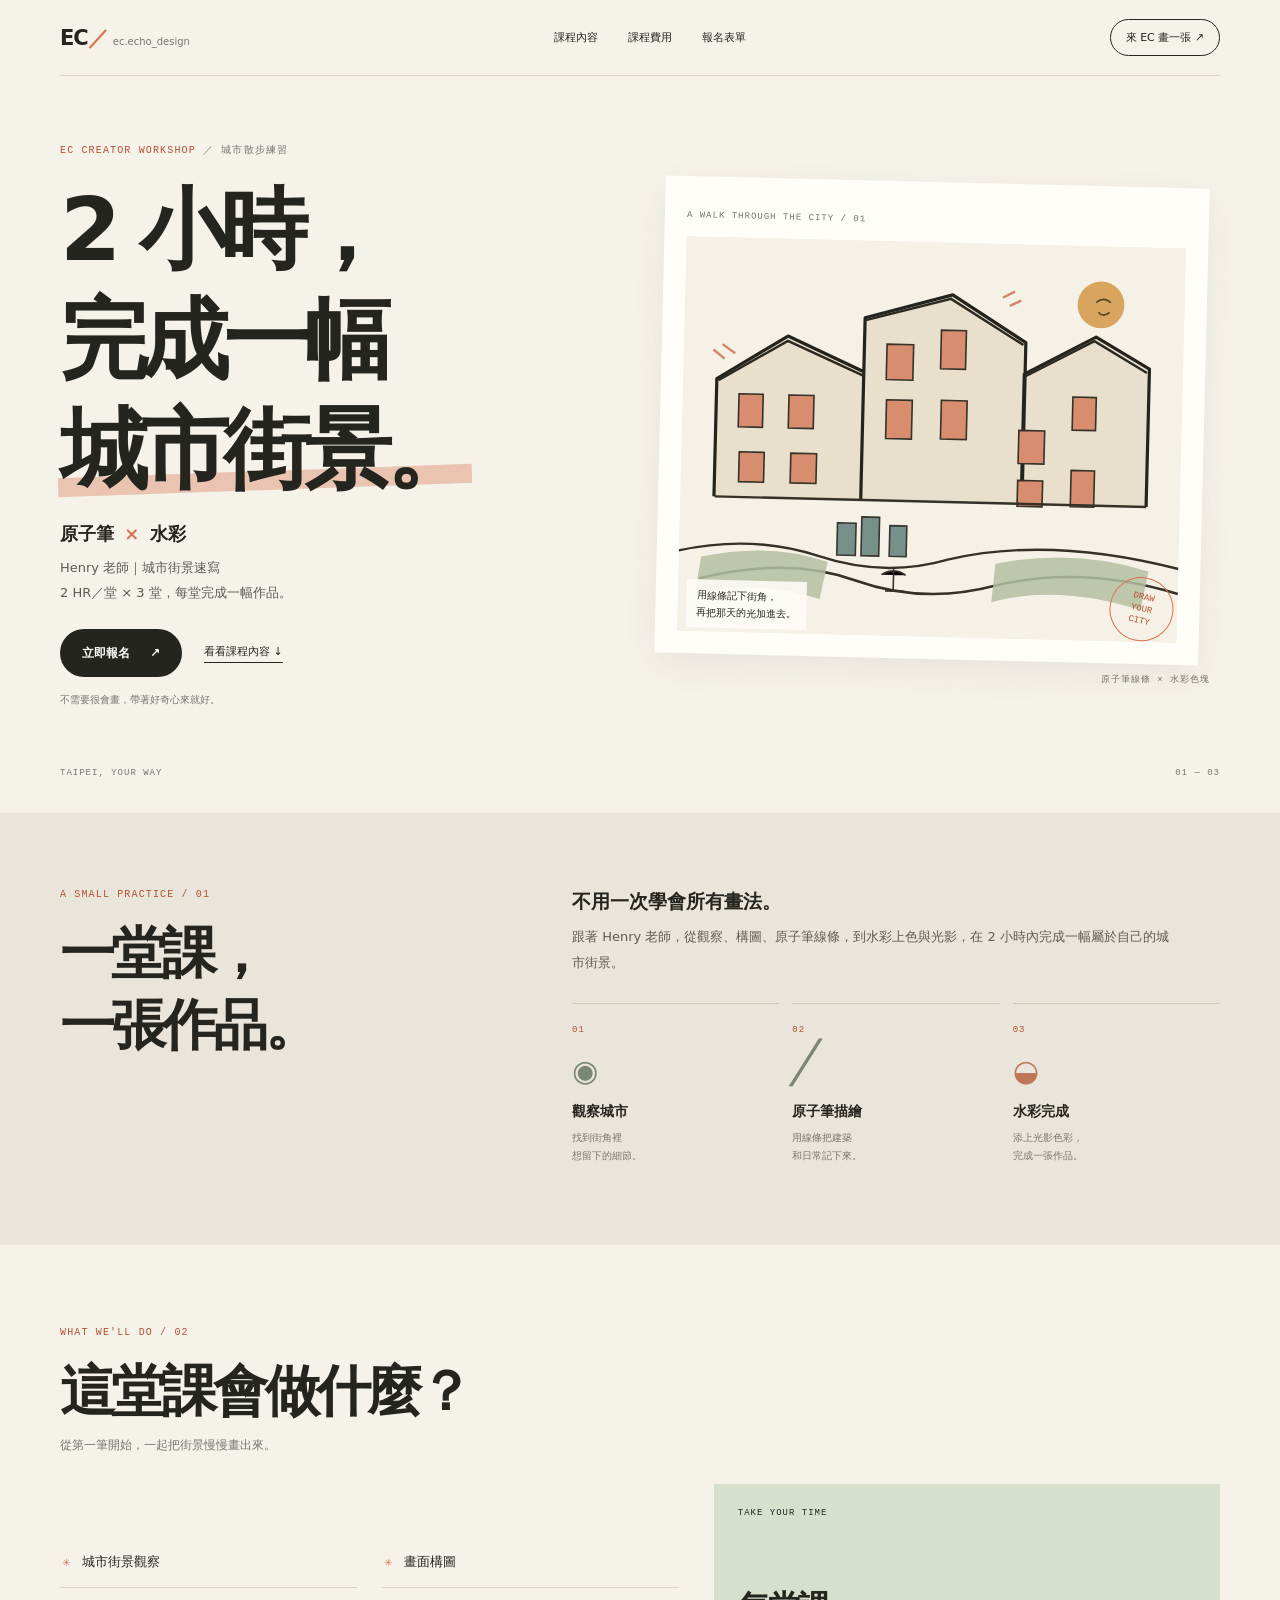
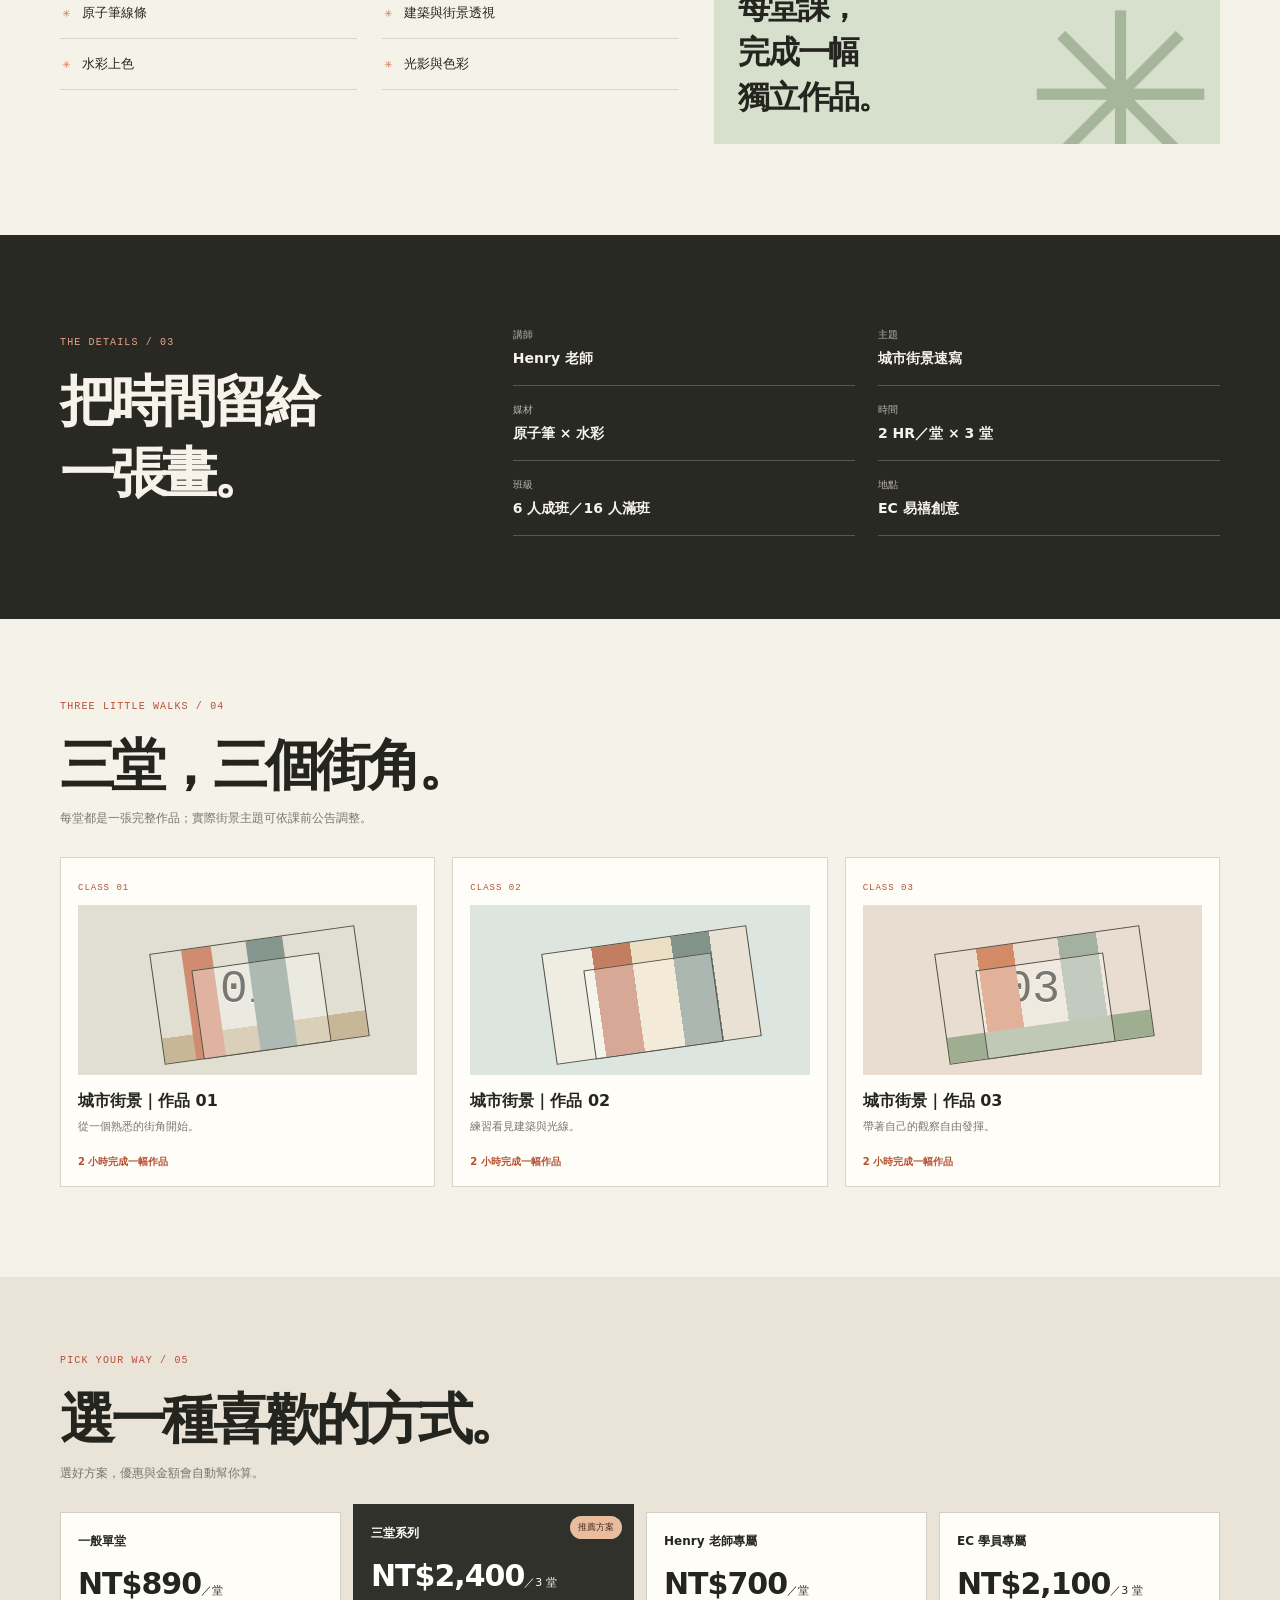
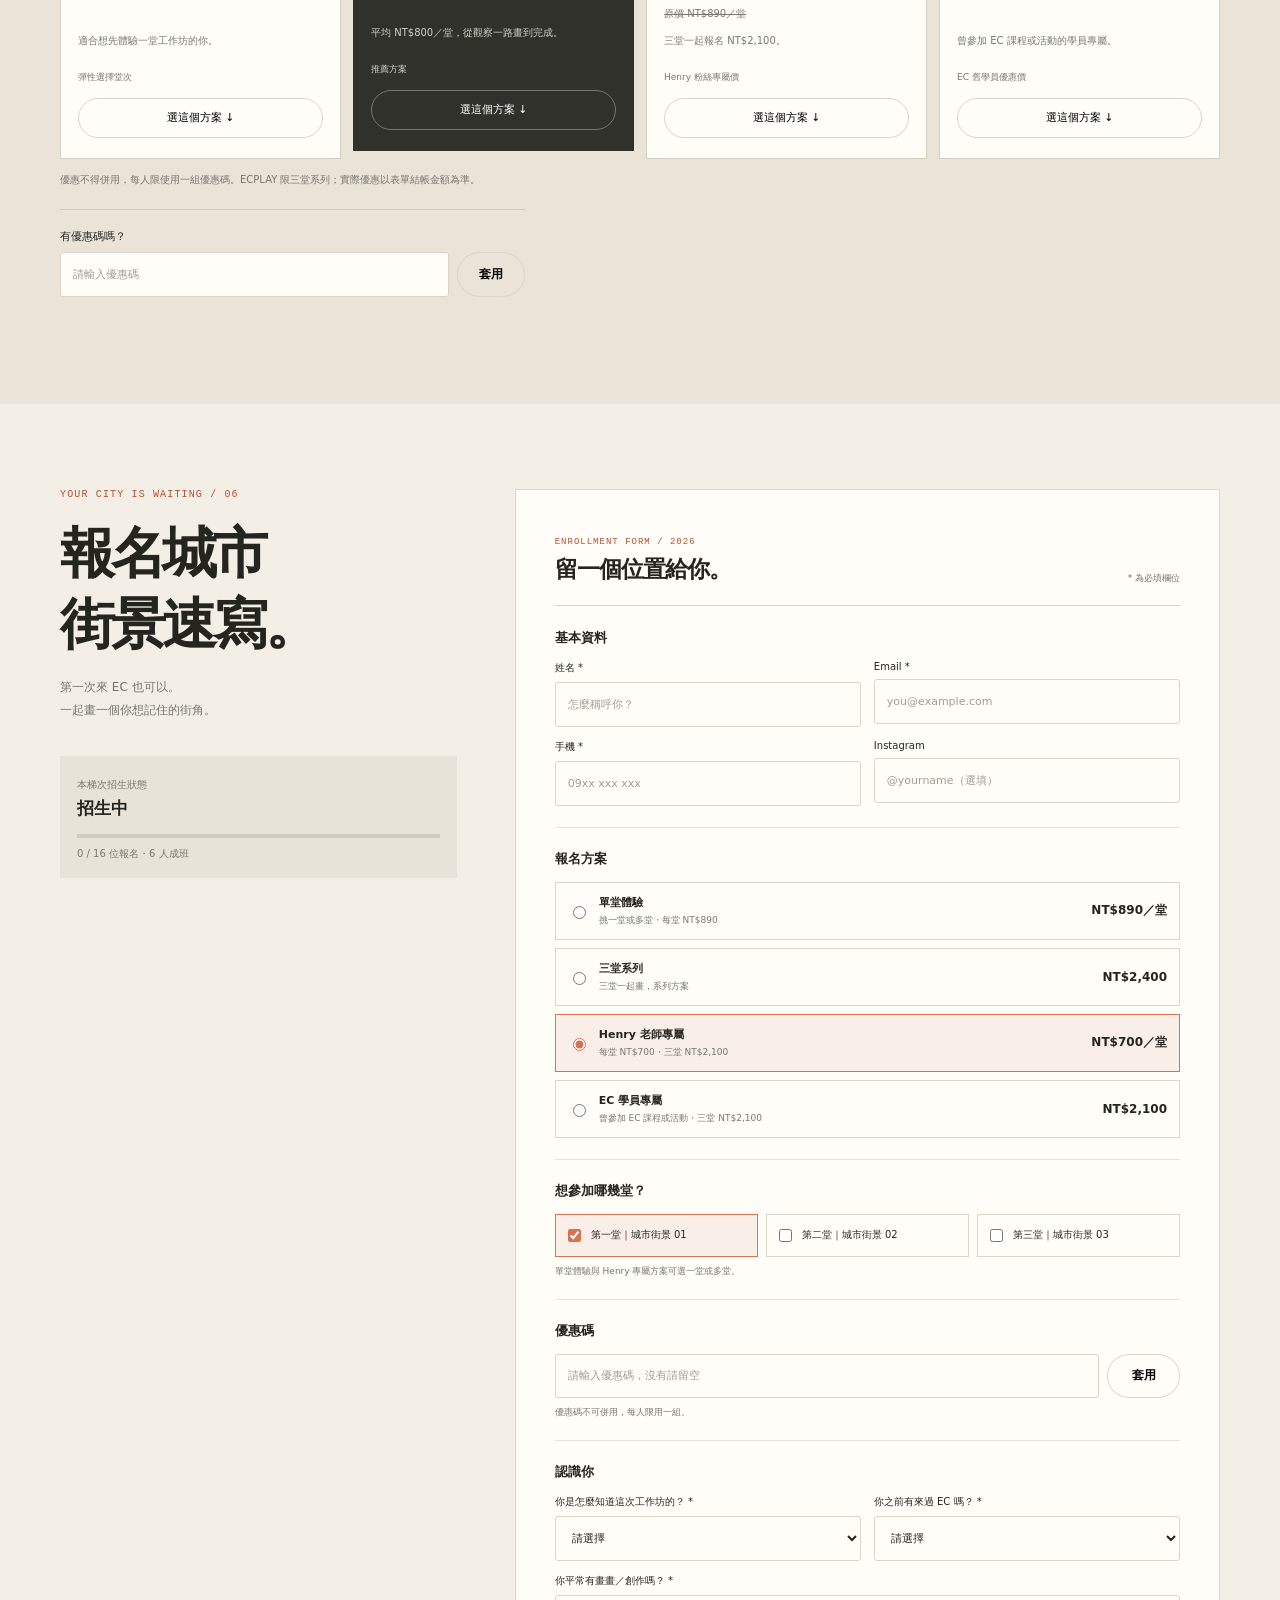
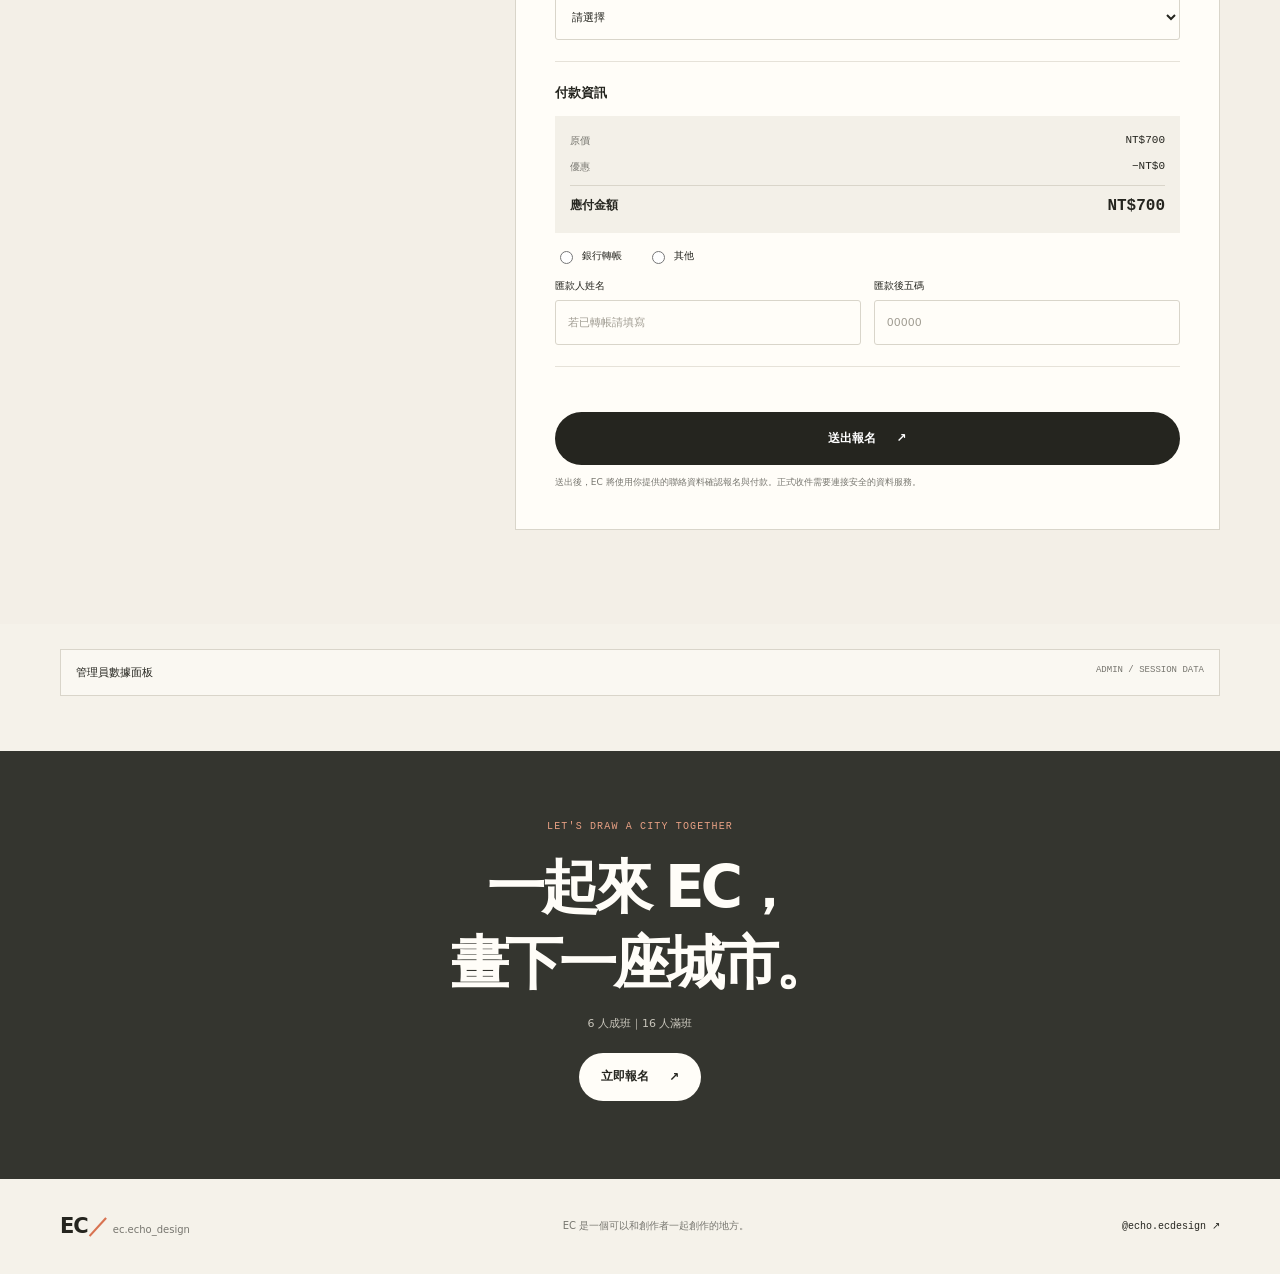
<file: echo-website/index.html>
<!doctype html>
<html lang="zh-Hant">
<head>
  <meta charset="utf-8"><meta name="viewport" content="width=device-width,initial-scale=1">
  <meta name="theme-color" content="#f5f2ea">
  <meta name="description" content="跟著 Henry 老師，用原子筆和水彩把城市畫下來。2 小時完成一幅街景作品，第一次來 EC 也可以。">
  <title>Henry 老師｜原子筆水彩・城市街景速寫｜EC</title>
  <link rel="stylesheet" href="style.css"><script src="script.js" defer></script>
</head>
<body>
  <header class="topbar wrap"><a class="logo" href="#home" aria-label="EC 回首頁">EC<span>／</span><small>ec.echo_design</small></a><nav><a href="#about">課程內容</a><a href="#pricing">課程費用</a><a href="#signup">報名表單</a></nav><a class="top-cta" href="#signup">來 EC 畫一張 ↗</a></header>
  <main id="home">
    <section class="hero wrap">
      <div class="hero-copy"><p class="eyebrow">EC CREATOR WORKSHOP <span>／ 城市散步練習</span></p><h1>2 小時，<br>完成一幅<br><em>城市街景。</em></h1><p class="hero-medium">原子筆 <b>×</b> 水彩</p><p class="hero-desc">Henry 老師｜城市街景速寫<br>2 HR／堂 × 3 堂，每堂完成一幅作品。</p><div class="hero-actions"><a class="button primary" href="#signup">立即報名 <span>↗</span></a><a class="text-link" href="#about">看看課程內容 ↓</a></div><p class="small-note">不需要很會畫，帶著好奇心來就好。</p></div>
      <div class="hero-visual" aria-label="城市街景手繪作品示意圖">
        <div class="sketch-paper"><span class="paper-label">A WALK THROUGH THE CITY / 01</span><svg viewBox="0 0 620 490" role="img" aria-label="以線稿和水彩呈現的城市街景示意圖"><rect width="620" height="490" fill="#f6f1e6"/><path d="M42 322V176l87-55 95 42v159M224 321V96l108-31 92 57v200M423 322V161l88-48 67 38v171" fill="#e9dfcd" stroke="#24241f" stroke-width="4" stroke-linejoin="round"/><path d="M44 178l85-51 95 41M225 99l105-29 91 55M424 164l85-46 66 38" fill="none" stroke="#292821" stroke-width="3"/><path d="M70 194h30v41H70zm62 0h31v41h-31zm-60 72h31v37H72zm64 0h32v37h-32zm116-138h33v44h-33zm67-19h31v48h-31zm-66 88h32v48h-32zm68-1h32v48h-32zm97 35h32v41h-32zm66-43h29v41h-29zm-66 105h31v32h-31zm66-14h29v45h-29z" fill="#d88d6e" stroke="#343229" stroke-width="2"/><path d="M43 322h535M0 390q92-22 174 3t161 0q125-32 285 5M26 424q109-30 194-2t174 2q107-28 226 5" fill="none" stroke="#333128" stroke-width="3"/><path d="M28 397q86-20 157 3l-9 46q-83-24-155-2zm365 0q100-22 190 5l-9 48q-103-30-185-5z" fill="#b4c0a2" opacity=".85"/><path d="M196 351h23v40h-23zm30-8h22v48h-22zm35 10h21v38h-21z" fill="#78908a" stroke="#36352f" stroke-width="2"/><circle cx="516" cy="73" r="29" fill="#d9a45e"/><path d="M510 70q10-8 18 0m-15 12q6 7 14 0" fill="none" stroke="#514532" stroke-width="2"/><path d="M37 140l14 11m-3-18 16 11m330-77 15-8m-6 18 14-7" stroke="#d38669" stroke-width="3"/><path d="M252 414q15-10 30 0m-15-8v28m-10 0h23" stroke="#343229" stroke-width="2"/></svg><span class="paper-caption">用線條記下街角，<br>再把那天的光加進去。</span><span class="stamp">DRAW<br>YOUR<br>CITY</span></div><span class="visual-credit">原子筆線條 × 水彩色塊</span>
      </div>
      <div class="hero-bottom"><span>TAIPEI, YOUR WAY</span><span>01 — 03</span></div>
    </section>

    <section class="intro-section" id="about"><div class="wrap intro-grid"><div><p class="eyebrow">A SMALL PRACTICE / 01</p><h2>一堂課，<br>一張作品。</h2></div><div class="intro-copy"><p class="intro-bold">不用一次學會所有畫法。</p><p>跟著 Henry 老師，從觀察、構圖、原子筆線條，到水彩上色與光影，在 2 小時內完成一幅屬於自己的城市街景。</p><div class="process-grid"><article><span>01</span><div class="process-icon eye-icon">◉</div><h3>觀察城市</h3><p>找到街角裡<br>想留下的細節。</p></article><article><span>02</span><div class="process-icon pen-icon">╱</div><h3>原子筆描繪</h3><p>用線條把建築<br>和日常記下來。</p></article><article><span>03</span><div class="process-icon wash-icon">◒</div><h3>水彩完成</h3><p>添上光影色彩，<br>完成一張作品。</p></article></div></div></div></section>

    <section class="learn-section wrap"><div class="section-head"><p class="eyebrow">WHAT WE'LL DO / 02</p><h2>這堂課會做什麼？</h2><p>從第一筆開始，一起把街景慢慢畫出來。</p></div><div class="learn-layout"><ul class="learn-list"><li>城市街景觀察</li><li>畫面構圖</li><li>原子筆線條</li><li>建築與街景透視</li><li>水彩上色</li><li>光影與色彩</li></ul><div class="learn-highlight"><span>TAKE YOUR TIME</span><b>每堂課，<br>完成一幅<br>獨立作品。</b><i>✳</i></div></div></section>

    <section class="info-section"><div class="wrap info-grid"><div><p class="eyebrow">THE DETAILS / 03</p><h2>把時間留給<br>一張畫。</h2></div><div class="info-cards"><article><span>講師</span><b>Henry 老師</b></article><article><span>主題</span><b>城市街景速寫</b></article><article><span>媒材</span><b>原子筆 × 水彩</b></article><article><span>時間</span><b>2 HR／堂 × 3 堂</b></article><article><span>班級</span><b>6 人成班／16 人滿班</b></article><article><span>地點</span><b>EC 易禧創意</b></article></div></div></section>

    <section class="classes-section wrap"><div class="section-head"><p class="eyebrow">THREE LITTLE WALKS / 04</p><h2>三堂，三個街角。</h2><p>每堂都是一張完整作品；實際街景主題可依課前公告調整。</p></div><div class="class-grid"><article><span>CLASS 01</span><div class="class-art art-one">01</div><h3>城市街景｜作品 01</h3><p>從一個熟悉的街角開始。</p><b>2 小時完成一幅作品</b></article><article><span>CLASS 02</span><div class="class-art art-two">02</div><h3>城市街景｜作品 02</h3><p>練習看見建築與光線。</p><b>2 小時完成一幅作品</b></article><article><span>CLASS 03</span><div class="class-art art-three">03</div><h3>城市街景｜作品 03</h3><p>帶著自己的觀察自由發揮。</p><b>2 小時完成一幅作品</b></article></div></section>

    <section class="pricing-section" id="pricing"><div class="wrap"><div class="section-head"><p class="eyebrow">PICK YOUR WAY / 05</p><h2>選一種喜歡的方式。</h2><p>選好方案，優惠與金額會自動幫你算。</p></div><div class="price-grid" id="price-cards"></div><p class="price-footnote">優惠不得併用，每人限使用一組優惠碼。ECPLAY 限三堂系列；實際優惠以表單結帳金額為準。</p><div class="coupon-inline"><label for="price-coupon">有優惠碼嗎？</label><div><input id="price-coupon" autocomplete="off" placeholder="請輸入優惠碼"><button class="button outline" id="apply-price-coupon" type="button">套用</button></div><span id="coupon-inline-feedback" aria-live="polite"></span></div></div></section>

    <section class="enroll-section" id="signup"><div class="wrap enroll-wrap"><div class="enroll-intro"><p class="eyebrow">YOUR CITY IS WAITING / 06</p><h2>報名城市<br>街景速寫。</h2><p>第一次來 EC 也可以。<br>一起畫一個你想記住的街角。</p><div class="seat-card"><span>本梯次招生狀態</span><b id="class-status">招生中</b><div class="seat-track"><i id="seat-progress"></i></div><p><span id="seat-count">0</span> / 16 位報名・6 人成班</p></div></div>
      <div class="form-card"><div id="signup-form-view"><div class="form-heading"><div><span>ENROLLMENT FORM / 2026</span><h3>留一個位置給你。</h3></div><span class="required-note">* 為必填欄位</span></div>
        <form id="signup-form" novalidate>
          <fieldset><legend>基本資料</legend><div class="field-grid"><label>姓名 *<input name="name" autocomplete="name" required maxlength="80" placeholder="怎麼稱呼你？"></label><label>Email *<input name="email" type="email" autocomplete="email" required placeholder="you@example.com"></label><label>手機 *<input name="phone" type="tel" autocomplete="tel" required inputmode="tel" placeholder="09xx xxx xxx"></label><label>Instagram <input name="instagram" maxlength="80" placeholder="@yourname（選填）"></label></div></fieldset>
          <fieldset><legend>報名方案</legend><div class="plan-choices" id="plan-choices"></div></fieldset>
          <fieldset><legend>想參加哪幾堂？</legend><div class="class-choices" id="class-choices"></div><p class="field-hint" id="class-selection-hint">單堂方案可以勾選一堂或多堂。</p></fieldset>
          <fieldset><legend>優惠碼</legend><div class="coupon-form-row"><input id="form-coupon" name="coupon_code" autocomplete="off" placeholder="請輸入優惠碼，沒有請留空"><button class="button outline" id="apply-form-coupon" type="button">套用</button></div><p class="field-hint" id="coupon-feedback" aria-live="polite">優惠碼不可併用，每人限用一組。</p></fieldset>
          <fieldset><legend>認識你</legend><div class="field-grid"><label>你是怎麼知道這次工作坊的？ *<select name="acquisition_source" required><option value="">請選擇</option><option>Henry 老師 IG</option><option>EC IG</option><option>Threads</option><option>朋友推薦</option><option>EC 學員分享</option><option>其他</option></select></label><label>你之前有來過 EC 嗎？ *<select name="previous_ec_customer" required><option value="">請選擇</option><option>有，我是 EC 學員</option><option>有，參加過 EC 活動</option><option>有，但只是來過空間</option><option>沒有，這是我第一次來 EC</option></select></label><label class="full">你平常有畫畫／創作嗎？ *<select name="creative_experience" required><option value="">請選擇</option><option>有固定創作</option><option>偶爾畫畫</option><option>很久沒畫了</option><option>完全新手</option></select></label></div></fieldset>
          <fieldset id="payment-fieldset"><legend>付款資訊</legend><div class="price-summary" aria-live="polite"><p><span>原價</span><b id="summary-original">NT$890</b></p><p><span>優惠</span><b id="summary-discount">−NT$0</b></p><p class="total"><span>應付金額</span><b id="summary-total">NT$890</b></p></div><div class="payment-choices"><label><input type="radio" name="payment_method" value="銀行轉帳" required> 銀行轉帳</label><label><input type="radio" name="payment_method" value="其他" required> 其他</label></div><div class="field-grid payment-fields"><label>匯款人姓名<input name="payer_name" maxlength="80" placeholder="若已轉帳請填寫"></label><label>匯款後五碼<input name="payment_last5" inputmode="numeric" pattern="[0-9]{5}" maxlength="5" placeholder="00000"></label></div></fieldset>
          <p class="seat-full-note" id="seat-full-note" hidden>本梯次已滿班，可以留下聯絡資料加入候補名單。</p><p class="form-error" id="form-error" role="alert"></p><button class="button primary submit-button" id="submit-button" type="submit">送出報名 <span>↗</span></button><p class="form-privacy">送出後，EC 將使用你提供的聯絡資料確認報名與付款。正式收件需要連接安全的資料服務。</p>
        </form></div>
        <div class="success-view" id="success-view" hidden><span class="success-spark">✳</span><p class="eyebrow">THANK YOU / SEE YOU SOON</p><h3>報名資料已送出！</h3><p>謝謝你加入 Henry 老師的城市街景速寫。</p><p>EC 將確認你的報名與付款資訊。<br>6 人成班，16 人滿班。確認成班後，我們會寄送正式的課前通知與上課資訊。</p><div class="success-actions"><a class="button primary" href="https://www.instagram.com/echo.ecdesign/" target="_blank" rel="noreferrer">追蹤 @echo.ecdesign ↗</a><a class="text-link" href="#home">回到 EC ↑</a></div><p class="demo-warning" id="demo-warning"></p></div>
      </div></div></section>

    <section class="admin-section wrap" id="admin"><details><summary>管理員數據面板 <span>ADMIN / SESSION DATA</span></summary><div class="admin-content"><p class="admin-warning">此為目前瀏覽器工作階段的統計示範。未連接後端時，其他裝置報名不會出現在這裡。</p><div class="admin-stats" id="admin-stats"></div><div class="admin-tables"><div><h3>報名來源</h3><ul id="source-breakdown"></ul></div><div><h3>優惠碼使用</h3><ul id="coupon-breakdown"></ul></div></div></div></details></section>

    <section class="last-cta"><div class="wrap"><p class="eyebrow">LET'S DRAW A CITY TOGETHER</p><h2>一起來 EC，<br>畫下一座城市。</h2><p>6 人成班｜16 人滿班</p><a class="button light" href="#signup">立即報名 <span>↗</span></a></div></section>
  </main>
  <footer class="footer wrap"><a class="logo" href="#home">EC<span>／</span><small>ec.echo_design</small></a><p>EC 是一個可以和創作者一起創作的地方。</p><a href="https://www.instagram.com/echo.ecdesign/" target="_blank" rel="noreferrer">@echo.ecdesign ↗</a></footer>
  <div class="mobile-sticky"><span>Henry 專屬<br><b id="sticky-price">NT$700／堂</b></span><a class="button primary" href="#signup">立即報名 <span>↗</span></a></div>
</body></html>
</file>
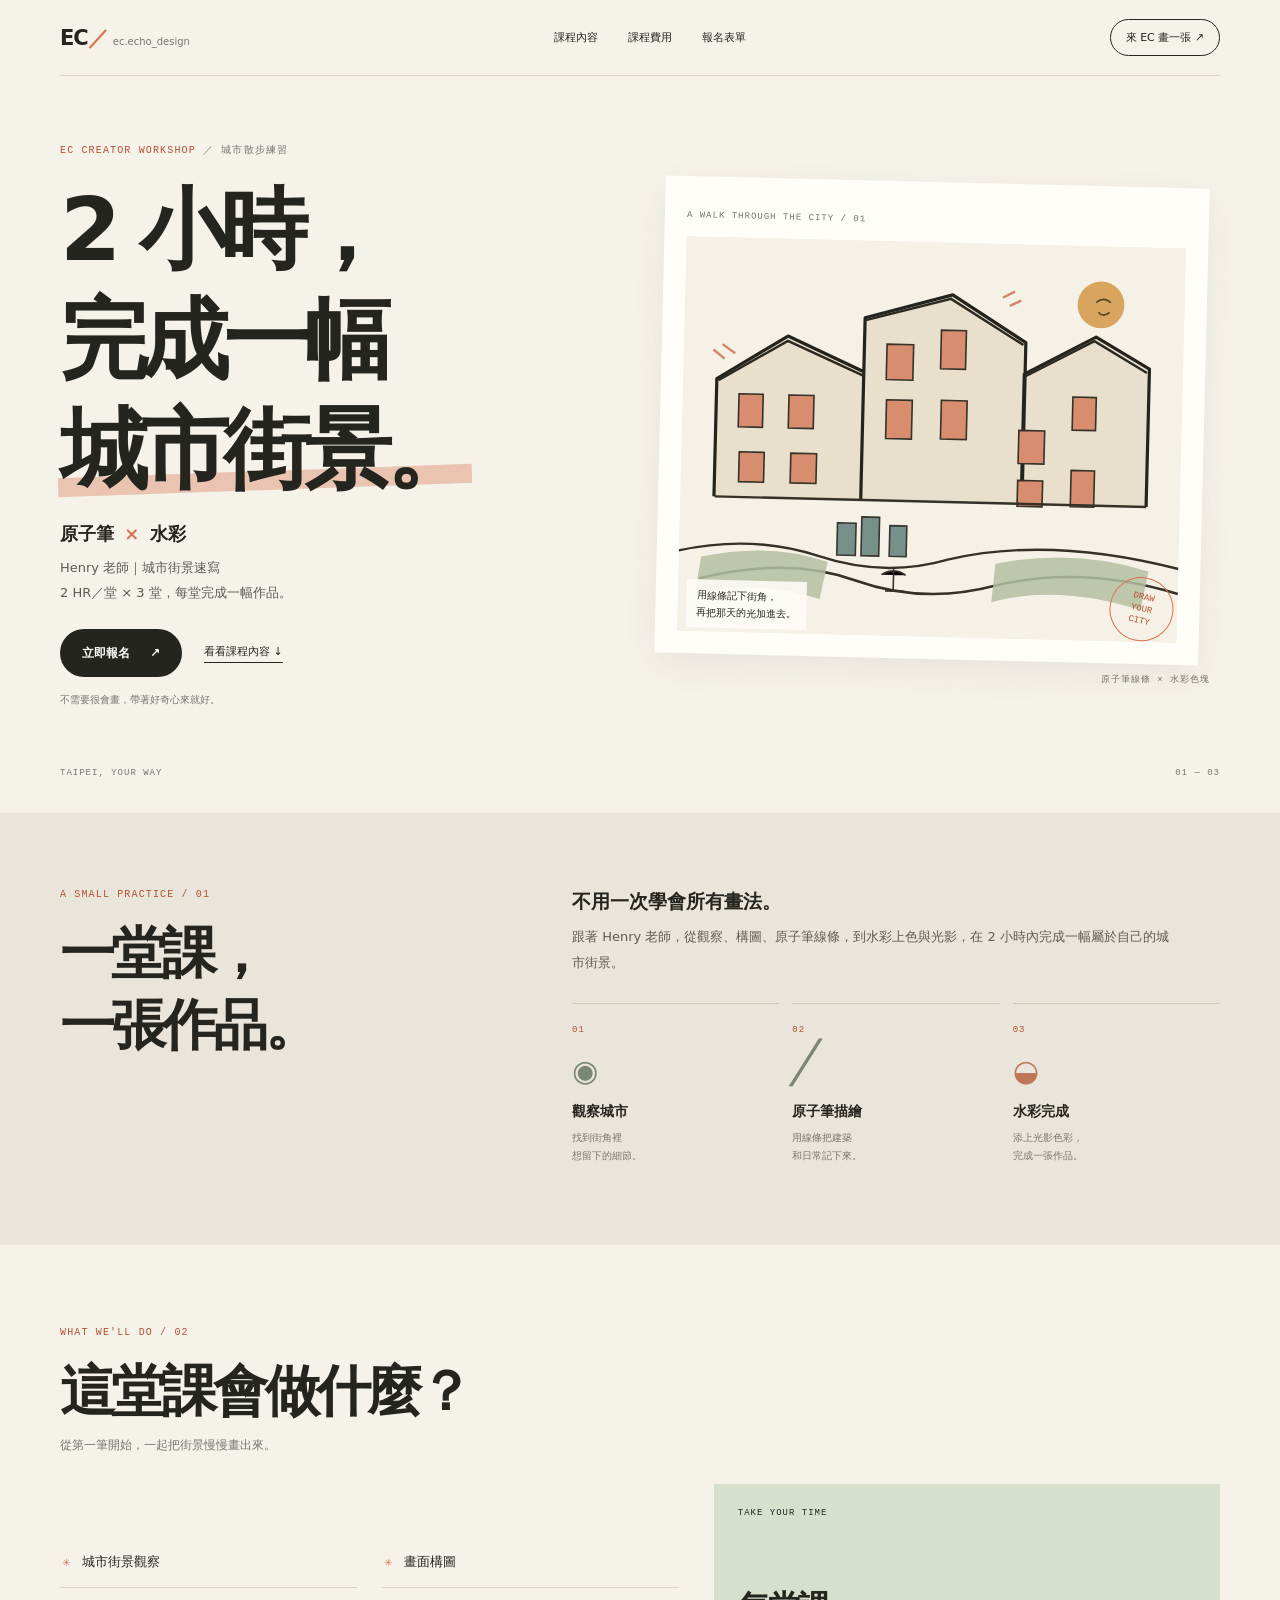
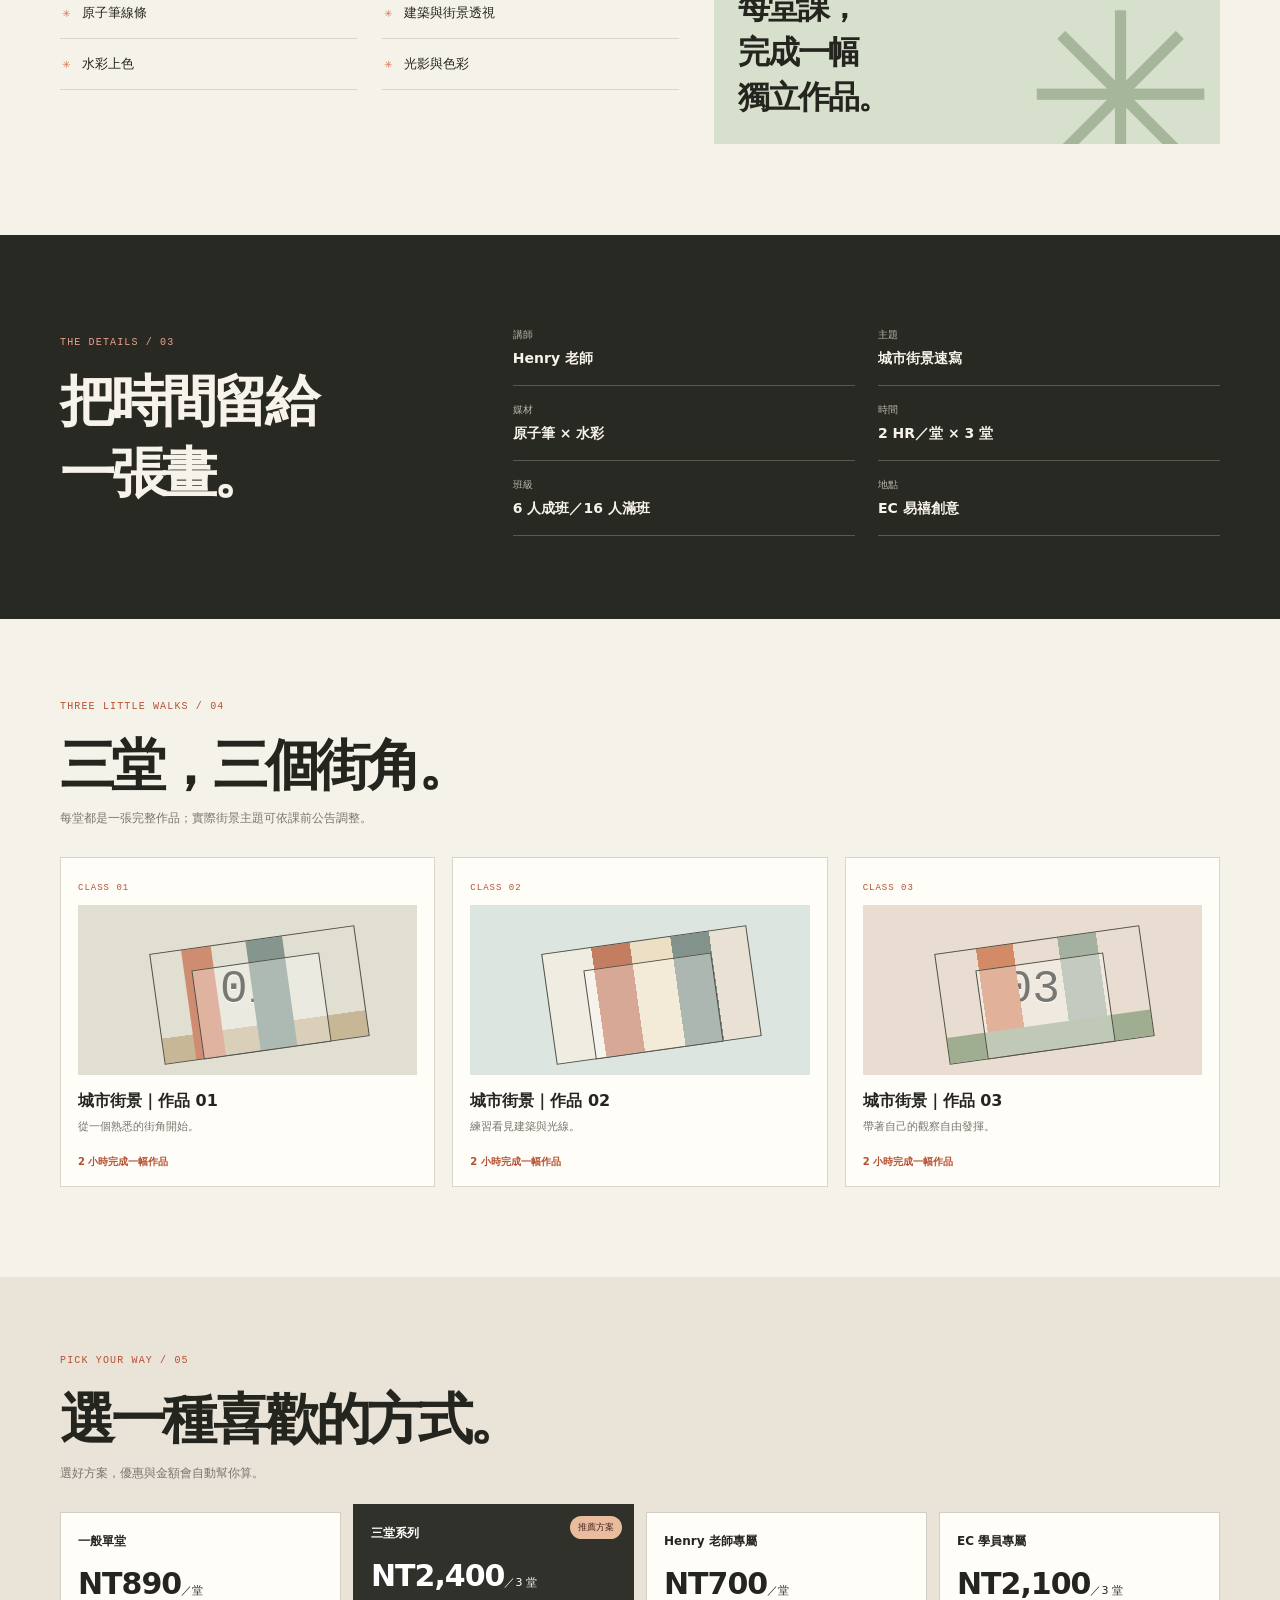
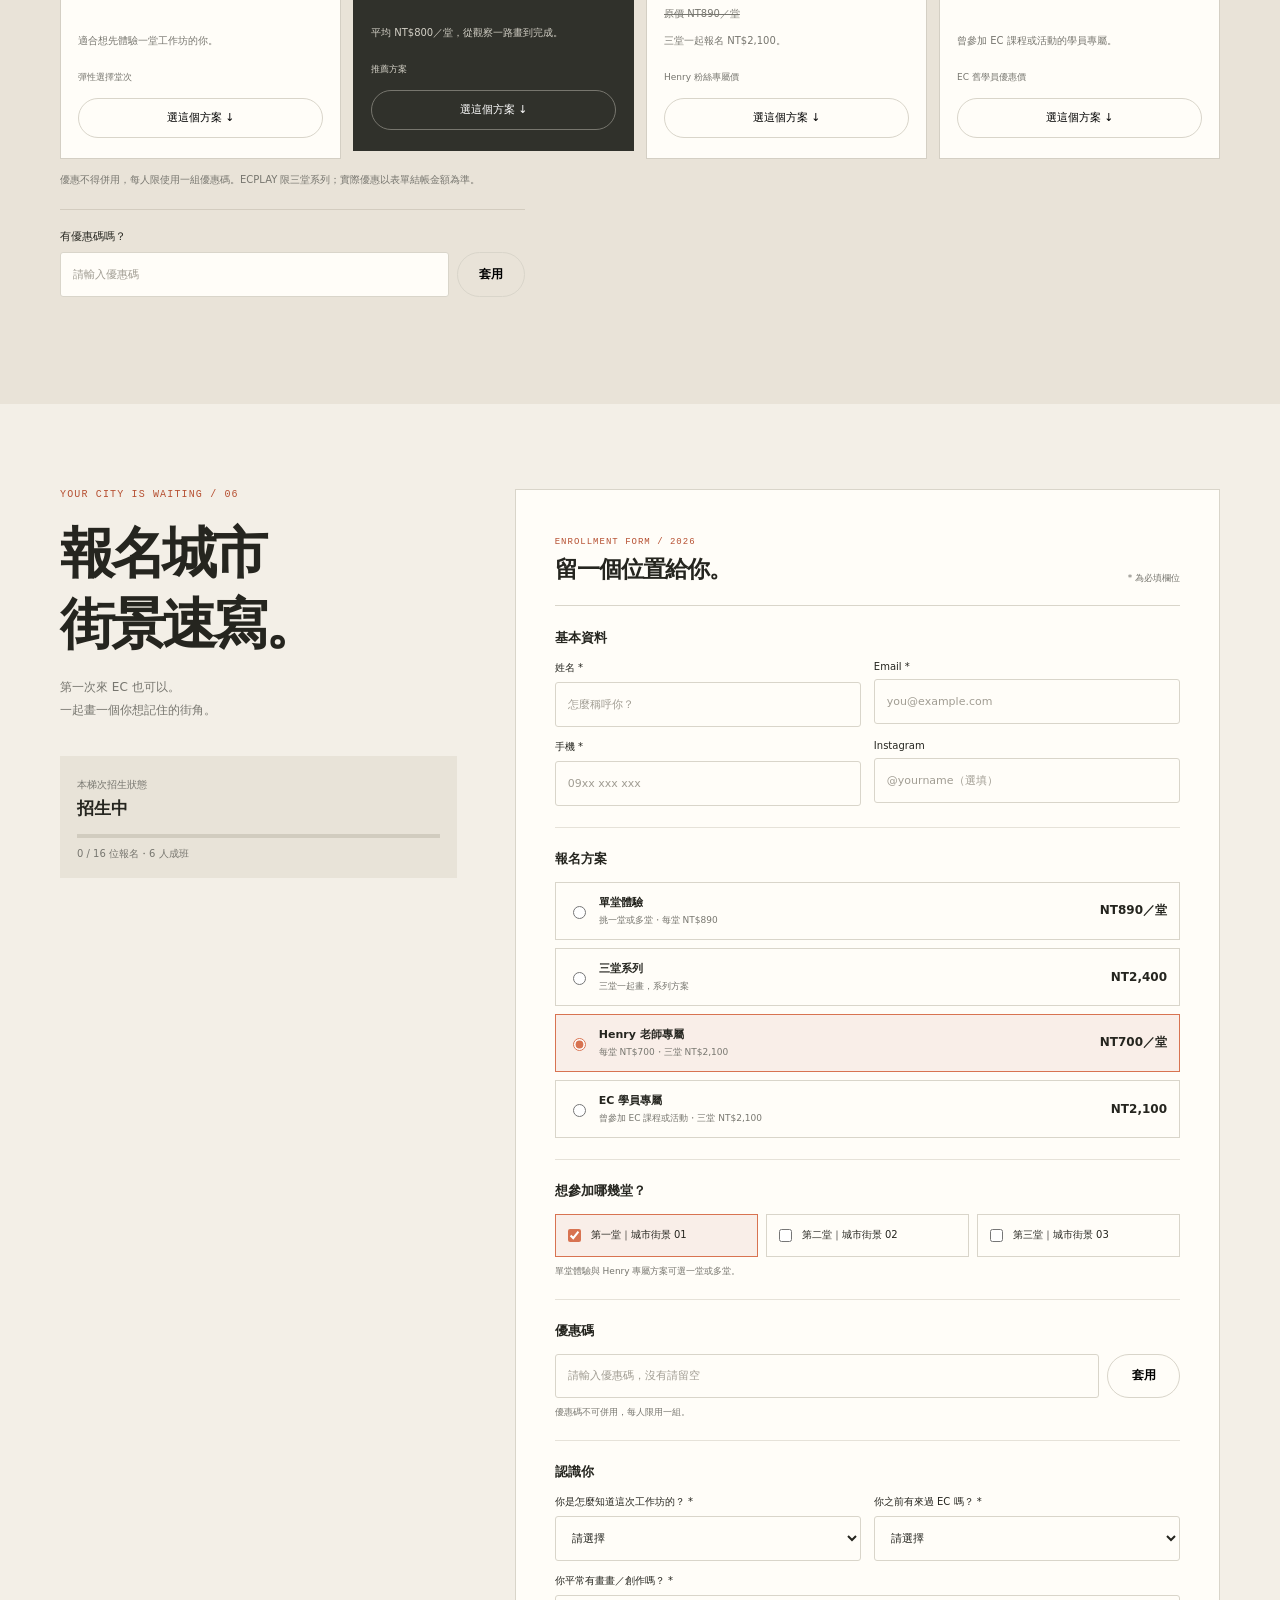
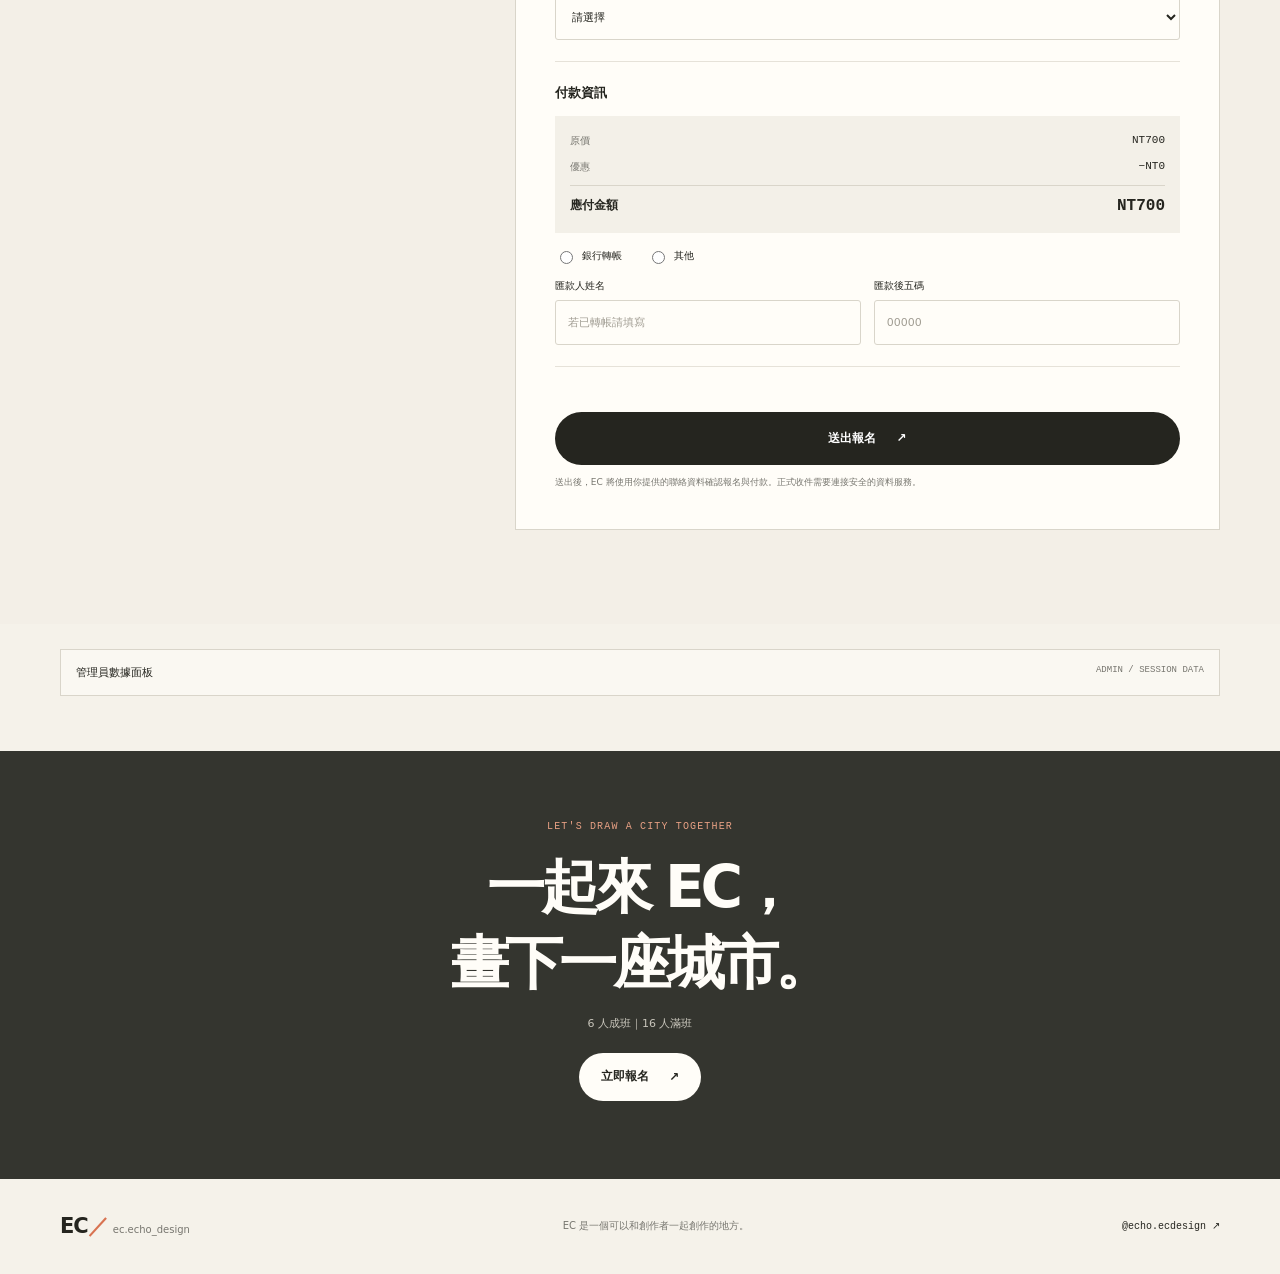
<file: echo-website/henry-course-standalone.html>
<!doctype html>
<html lang="zh-Hant">
<head>
  <meta charset="utf-8"><meta name="viewport" content="width=device-width,initial-scale=1">
  <meta name="theme-color" content="#f5f2ea">
  <meta name="description" content="跟著 Henry 老師，用原子筆和水彩把城市畫下來。2 小時完成一幅街景作品，第一次來 EC 也可以。">
  <title>Henry 老師｜原子筆水彩・城市街景速寫｜EC</title>
  <style>
:root{--paper:#f5f2ea;--ink:#25251f;--muted:#77766f;--line:#d9d5ca;--white:#fffdf8;--orange:#d87351;--orange-dark:#b65032;--sage:#aebc9c;--blue:#718a88;--cream:#ebe4d7;--sans:"Noto Sans TC","PingFang TC","Microsoft JhengHei",system-ui,sans-serif;--mono:"SFMono-Regular",Consolas,monospace}*{box-sizing:border-box}html{scroll-behavior:smooth;scroll-padding-top:22px}body{margin:0;color:var(--ink);background:var(--paper);font-family:var(--sans);-webkit-font-smoothing:antialiased}a{color:inherit}.wrap{width:min(1160px,calc(100% - 72px));margin-inline:auto}.topbar{height:76px;border-bottom:1px solid var(--line);display:flex;align-items:center;justify-content:space-between}.logo{text-decoration:none;font-weight:900;font-size:21px;letter-spacing:-1px}.logo>span{color:var(--orange)}.logo small{font-size:10px;font-weight:500;color:var(--muted);letter-spacing:0;margin-left:5px}.topbar nav{display:flex;gap:30px}.topbar nav a,.top-cta,.footer>a:last-child{font-size:11px;text-decoration:none}.topbar nav a:hover,.footer>a:hover{color:var(--orange-dark)}.top-cta{padding:10px 15px;border:1px solid var(--ink);border-radius:999px}.hero{min-height:640px;position:relative;display:grid;grid-template-columns:.92fr 1.08fr;align-items:center;gap:40px;padding-block:67px 96px}.eyebrow{font:10px var(--mono);letter-spacing:1.15px;color:var(--orange-dark);margin:0 0 18px}.eyebrow span{color:var(--muted)}.hero h1{font-size:clamp(55px,7.2vw,88px);letter-spacing:-.075em;line-height:1.25;margin:0;font-weight:900}.hero h1 em{font-style:normal;position:relative;z-index:0}.hero h1 em:after{content:"";position:absolute;z-index:-1;left:-.02em;right:-.06em;bottom:.12em;height:.22em;background:#eac3b1;transform:rotate(-2deg)}.hero-medium{font-size:18px;margin:17px 0 10px;font-weight:700}.hero-medium b{color:var(--orange);padding-inline:4px}.hero-desc{font-size:13px;line-height:1.9;color:#5c5b54;margin:0}.hero-actions{display:flex;align-items:center;gap:22px;margin-top:24px}.button{min-height:48px;border-radius:999px;padding:0 21px;border:1px solid transparent;display:inline-flex;align-items:center;justify-content:center;gap:20px;font:600 12px var(--sans);text-decoration:none;cursor:pointer;transition:transform .18s,background .18s,color .18s}.button:hover{transform:translateY(-2px)}.button:focus-visible,input:focus-visible,select:focus-visible,textarea:focus-visible,summary:focus-visible,a:focus-visible{outline:3px solid #b85838;outline-offset:3px}.button.primary{background:var(--ink);color:#fff}.button.primary:hover{background:var(--orange-dark)}.button.outline{background:transparent;border-color:var(--line);min-height:44px}.button.outline:hover{border-color:var(--ink)}.button.light{background:var(--white);color:var(--ink)}.button.light:hover{background:#f1d1c3}.text-link{font-size:11px;text-decoration:none;border-bottom:1px solid var(--ink);padding-bottom:3px}.small-note{font-size:10px;color:var(--muted);margin-top:16px}.hero-visual{justify-self:end;width:min(100%,570px);position:relative;padding:16px 16px 36px 10px}.sketch-paper{position:relative;padding:26px 22px 22px;background:#fffdf8;box-shadow:0 12px 35px #413d3112;transform:rotate(1.4deg)}.sketch-paper svg{display:block;width:100%;height:auto;margin-top:15px}.paper-label,.visual-credit{font:9px var(--mono);letter-spacing:1px;color:#747168}.paper-caption{position:absolute;left:31px;bottom:26px;background:#fffdf8dd;padding:7px 10px;font-size:10px;line-height:1.7}.stamp{position:absolute;right:26px;bottom:23px;border:1px solid var(--orange);border-radius:50%;width:64px;height:64px;display:grid;place-items:center;text-align:center;font:9px/1.35 var(--mono);color:var(--orange-dark);transform:rotate(11deg)}.visual-credit{position:absolute;right:10px;bottom:9px}.hero-bottom{position:absolute;bottom:35px;left:0;right:0;display:flex;justify-content:space-between;color:var(--muted);font:9px var(--mono);letter-spacing:1px}.intro-section{background:#eae5da;padding-block:76px 80px}.intro-grid{display:grid;grid-template-columns:.8fr 1.2fr;gap:80px}.intro-grid h2,.info-grid h2,.section-head h2,.enroll-intro h2,.last-cta h2{font-size:clamp(34px,4.7vw,55px);line-height:1.3;letter-spacing:-.07em;margin:0;font-weight:800}.intro-copy{max-width:690px}.intro-bold{font-size:19px;font-weight:700;margin:0 0 9px}.intro-copy>p:not(.intro-bold){font-size:13px;line-height:2;color:#5d5c55;margin:0;max-width:600px}.process-grid{display:grid;grid-template-columns:repeat(3,1fr);gap:13px;margin-top:27px}.process-grid article{border-top:1px solid #cfc9bc;padding-top:13px}.process-grid article>span,.class-grid article>span{font:9px var(--mono);color:var(--orange-dark);letter-spacing:1px}.process-icon{margin-top:17px;font-size:30px;height:42px;color:#7a8774}.pen-icon{font-size:43px;line-height:34px;transform:rotate(5deg)}.wash-icon{color:#c07758}.process-grid h3{font-size:14px;margin:8px 0}.process-grid p{font-size:10px;line-height:1.8;color:var(--muted);margin:0}.learn-section,.classes-section{padding-block:82px 91px}.section-head{margin-bottom:30px}.section-head>p:last-child{font-size:12px;color:var(--muted);margin:9px 0 0}.learn-layout{display:grid;grid-template-columns:1.1fr .9fr;gap:35px}.learn-list{margin:0;padding:0;list-style:none;display:grid;grid-template-columns:1fr 1fr;column-gap:25px;align-content:center}.learn-list li{border-bottom:1px solid var(--line);padding:16px 2px;font-size:13px}.learn-list li:before{content:"✳";color:var(--orange);font-size:10px;margin-right:12px}.learn-highlight{min-height:260px;background:#d7dfcd;padding:24px;position:relative;display:flex;flex-direction:column;justify-content:space-between;overflow:hidden}.learn-highlight>span{font:9px var(--mono);letter-spacing:1px}.learn-highlight>b{position:relative;z-index:1;font-size:32px;line-height:1.4;letter-spacing:-.06em}.learn-highlight>i{position:absolute;right:3px;bottom:-70px;font-style:normal;font-size:230px;color:#a6b69a;line-height:1}.info-section{background:#282923;color:#f7f3eb;padding-block:76px 83px}.info-grid{display:grid;grid-template-columns:.7fr 1.3fr;gap:72px;align-items:center}.info-grid .eyebrow{color:#e9a388}.info-cards{display:grid;grid-template-columns:1fr 1fr;gap:0 23px}.info-cards article{border-bottom:1px solid #595951;padding:17px 0;display:flex;flex-direction:column;gap:8px}.info-cards article span{font-size:10px;color:#b8b4a9}.info-cards article b{font-size:14px;font-weight:600}.classes-section{padding-bottom:90px}.class-grid{display:grid;grid-template-columns:repeat(3,1fr);gap:17px}.class-grid article{background:var(--white);padding:17px;border:1px solid var(--line)}.class-art{height:170px;margin:11px 0 16px;display:grid;place-items:center;font:46px var(--mono);color:#34332c;position:relative;overflow:hidden}.class-art:before,.class-art:after{content:"";position:absolute;border:1px solid #514f44;transform:rotate(-8deg)}.class-art:before{inset:20% 16% 14% 23%}.class-art:after{inset:33% 27% 14% 35%;background:#fff5}.art-one{background:#e1dfd1}.art-one:before{background:linear-gradient(90deg,transparent 15%,#cf8c70 15% 30%,transparent 30% 47%,#84968d 47% 65%,transparent 65%),linear-gradient(0deg,#c7b796 0 23%,transparent 23%)}.art-two{background:#dce5e0}.art-two:before{background:linear-gradient(90deg,#efede2 0 24%,#c37d60 24% 43%,#eddfc4 43% 63%,#82938b 63% 82%,#e8e1d4 82%)}.art-three{background:#e8ddd0}.art-three:before{background:linear-gradient(0deg,#9fae91 0 24%,transparent 24%),linear-gradient(90deg,transparent 20%,#d28a67 20% 38%,transparent 38% 60%,#a5b1a0 60% 79%,transparent 79%)}.class-art:not(:empty){text-shadow:0 1px #fff;z-index:0}.class-grid h3{font-size:16px;margin:0 0 7px}.class-grid article>p{font-size:11px;color:var(--muted);margin:0 0 16px}.class-grid article>b{font-size:10px;color:var(--orange-dark)}.pricing-section{background:#e9e3d8;padding-block:78px 82px}.price-grid{display:grid;grid-template-columns:repeat(4,1fr);gap:12px;align-items:stretch}.price-card{padding:20px 17px;background:var(--white);border:1px solid #d4cfc4;position:relative;display:flex;flex-direction:column;min-height:246px}.price-card.featured{background:#30312b;color:white;border-color:#30312b;transform:translateY(-8px)}.price-card.featured .price-sub,.price-card.featured .price-meta{color:#d3d0c6}.price-card .badge{position:absolute;right:11px;top:11px;background:#e9bc9e;color:#472b21;border-radius:99px;padding:5px 8px;font:9px var(--sans)}.price-card h3{font-size:12px;margin:0 0 14px;min-height:19px}.price-number{font-size:30px;font-weight:800;letter-spacing:-1px;line-height:1.2}.price-number small{font-size:11px;font-weight:500;letter-spacing:0}.price-was{font-size:10px;color:var(--muted);text-decoration:line-through;margin:5px 0 0;min-height:15px}.price-sub{font-size:10px;color:var(--muted);line-height:1.7;margin:10px 0}.price-meta{font-size:9px;color:var(--muted);margin-top:auto;padding-top:12px}.price-select{margin-top:14px;width:100%;min-height:40px;border:1px solid var(--line);background:transparent;border-radius:999px;font:11px var(--sans);cursor:pointer}.featured .price-select{border-color:#77766e;color:white}.price-select:hover{background:#e9e3d8;color:var(--ink)}.price-footnote{font-size:10px;color:var(--muted);margin:14px 0 22px}.coupon-inline{max-width:465px;border-top:1px solid #d3ccbf;padding-top:19px}.coupon-inline>label{font-size:11px;display:block;margin-bottom:8px}.coupon-inline>div,.coupon-form-row{display:flex;gap:8px}.coupon-inline input,.coupon-form-row input{flex:1;min-width:0}.coupon-inline input,.coupon-form-row input,.field-grid input,.field-grid select{height:45px;border:1px solid var(--line);border-radius:3px;background:var(--white);padding:0 12px;font:11px var(--sans);color:var(--ink)}#coupon-inline-feedback{font-size:10px;color:var(--orange-dark);display:block;min-height:18px;margin-top:7px}.enroll-section{background:#f3efe7;padding-block:85px 94px}.enroll-wrap{display:grid;grid-template-columns:.72fr 1.28fr;gap:58px;align-items:start}.enroll-intro{position:sticky;top:30px}.enroll-intro h2{margin-bottom:15px}.enroll-intro>p:not(.eyebrow){font-size:12px;line-height:1.9;color:var(--muted)}.seat-card{margin-top:35px;padding:17px;background:#e8e3d8}.seat-card>span{font-size:10px;color:var(--muted)}.seat-card>b{display:block;font-size:17px;margin-top:5px}.seat-track{height:4px;background:#d1ccbf;margin:14px 0 9px}.seat-track i{display:block;height:100%;width:0;background:var(--orange);transition:width .3s}.seat-card>p{font-size:10px;color:var(--muted);margin:0}.form-card{background:var(--white);border:1px solid var(--line);padding:clamp(20px,4vw,39px)}.form-heading{display:flex;justify-content:space-between;gap:15px;align-items:end;padding-bottom:20px;border-bottom:1px solid var(--line);margin-bottom:23px}.form-heading>div>span{font:9px var(--mono);letter-spacing:1px;color:var(--orange-dark)}.form-heading h3{font-size:23px;letter-spacing:-.04em;margin:6px 0 0}.required-note{font-size:9px;color:var(--muted)}fieldset{border:0;border-bottom:1px solid #e6e2d9;padding:0 0 21px;margin:0 0 22px}legend{font-size:13px;font-weight:700;margin-bottom:14px;padding:0}.field-grid{display:grid;grid-template-columns:1fr 1fr;gap:13px}.field-grid label{font-size:10px;display:flex;flex-direction:column;gap:7px}.field-grid .full{grid-column:1/-1}.field-grid input,.field-grid select{width:100%}.field-grid input::placeholder,.coupon-form-row input::placeholder,.coupon-inline input::placeholder{color:#a19d93}.plan-choices{display:grid;gap:8px}.plan-choice{border:1px solid var(--line);padding:12px;display:grid;grid-template-columns:auto 1fr auto;gap:10px;align-items:center;cursor:pointer}.plan-choice:has(input:checked){border-color:var(--orange);background:#f9eee8}.plan-choice input,.class-choice input,.payment-choices input{accent-color:var(--orange)}.plan-choice b{display:block;font-size:11px}.plan-choice small{display:block;font-size:9px;color:var(--muted);margin-top:4px}.plan-choice .plan-price{font-size:12px;font-weight:700}.class-choices{display:grid;grid-template-columns:repeat(3,1fr);gap:8px}.class-choice{border:1px solid var(--line);padding:11px 8px;display:flex;gap:7px;align-items:center;font-size:10px;cursor:pointer}.class-choice:has(input:checked){border-color:var(--orange);background:#f9eee8}.class-choice input:disabled{opacity:.5}.field-hint{font-size:9px;color:var(--muted);margin:8px 0 0}.coupon-form-row input{height:44px}.coupon-form-row .button{min-width:73px}.price-summary{background:#f3f0e8;padding:12px 15px;margin-bottom:14px}.price-summary p{display:flex;justify-content:space-between;margin:0;padding:6px 0;font-size:10px;color:var(--muted)}.price-summary p b{font:500 11px var(--mono);color:var(--ink)}.price-summary .total{border-top:1px solid var(--line);margin-top:5px;padding-top:11px;color:var(--ink);font-size:12px;font-weight:700}.price-summary .total b{font-size:16px;font-weight:700}.payment-choices{display:flex;gap:25px;margin:15px 0}.payment-choices label{display:flex;gap:6px;align-items:center;font-size:10px}.payment-fields{margin-top:12px}.form-error{min-height:18px;color:#ae3e2b;font-size:10px;margin:0 0 5px}.submit-button{width:100%;min-height:53px}.form-privacy{font-size:9px;line-height:1.7;color:var(--muted);margin:10px 0 0}.seat-full-note{background:#f8e2d9;padding:12px;font-size:11px;color:#853c29;margin:0 0 13px}.success-view{text-align:center;padding:46px 12px}.success-spark{font-size:44px;color:var(--orange)}.success-view .eyebrow{margin:13px 0}.success-view h3{font-size:27px;margin:0 0 18px}.success-view>p:not(.eyebrow){font-size:12px;line-height:1.9;color:var(--muted)}.success-actions{display:flex;justify-content:center;align-items:center;gap:20px;margin-top:23px}.demo-warning{font-size:9px!important;color:var(--orange-dark)!important;margin-top:26px!important}.admin-section{padding-block:25px 55px}.admin-section details{border:1px solid var(--line);background:#faf8f2}.admin-section summary{padding:15px;font-size:11px;cursor:pointer;display:flex;justify-content:space-between}.admin-section summary span{font:9px var(--mono);color:var(--muted)}.admin-content{padding:0 15px 18px}.admin-warning{font-size:10px;color:var(--orange-dark)}.admin-stats{display:grid;grid-template-columns:repeat(4,1fr);gap:8px}.admin-stat{padding:11px;background:#eee9de}.admin-stat span{display:block;font-size:9px;color:var(--muted)}.admin-stat b{display:block;font-size:18px;margin-top:7px}.admin-tables{display:grid;grid-template-columns:1fr 1fr;gap:20px;margin-top:15px}.admin-tables h3{font-size:11px}.admin-tables ul{padding:0;list-style:none;font-size:10px;color:var(--muted)}.admin-tables li{display:flex;justify-content:space-between;padding:5px 0;border-bottom:1px solid #e5e0d5}.last-cta{background:#34352f;color:var(--white);padding-block:70px 78px;text-align:center}.last-cta .eyebrow{color:#e7a084}.last-cta h2{font-size:clamp(35px,5vw,58px)}.last-cta>div>p:not(.eyebrow){font-size:11px;color:#c8c5bb;margin:15px 0 22px}.footer{min-height:94px;display:flex;align-items:center;justify-content:space-between;gap:18px}.footer p{font-size:10px;color:var(--muted)}.footer>a:last-child{font:10px var(--mono)}.mobile-sticky{display:none}[hidden]{display:none!important}
@media(max-width:900px){.wrap{width:calc(100% - 48px)}.hero{min-height:auto;grid-template-columns:1fr 1fr;gap:24px;padding-block:55px 83px}.hero h1{font-size:clamp(52px,8vw,72px)}.intro-grid{gap:35px}.info-grid{gap:35px}.price-grid{grid-template-columns:repeat(2,1fr);row-gap:19px}.price-card{min-height:215px}.price-card.featured{transform:none}.enroll-wrap{grid-template-columns:.65fr 1.35fr;gap:28px}.enroll-intro{top:20px}.hero-visual{padding:10px 8px 30px 0}}
@media(max-width:620px){body{padding-bottom:74px}.wrap{width:calc(100% - 36px)}.topbar{height:62px}.topbar nav{display:none}.logo{font-size:19px}.top-cta{font-size:9px;padding:9px 12px}.hero{display:flex;flex-direction:column;align-items:stretch;gap:24px;padding-block:42px 76px}.hero h1{font-size:clamp(50px,14vw,72px)}.hero-medium{font-size:16px}.hero-visual{width:95%;align-self:flex-end;padding:4px 4px 27px 0}.sketch-paper{padding:17px 13px 14px}.paper-label{font-size:7px}.paper-caption{left:18px;bottom:17px;font-size:8px;padding:4px 6px}.stamp{right:16px;bottom:13px;width:50px;height:50px;font-size:7px}.hero-bottom{bottom:27px}.intro-section{padding-block:53px}.intro-grid{grid-template-columns:1fr;gap:24px}.intro-grid h2,.info-grid h2,.section-head h2,.enroll-intro h2{font-size:37px}.intro-copy>p:not(.intro-bold){font-size:12px}.process-grid{gap:9px;margin-top:22px}.process-grid h3{font-size:12px}.process-grid p{font-size:9px}.learn-section,.classes-section{padding-block:57px 64px}.section-head{margin-bottom:22px}.section-head>p:last-child{font-size:10px;line-height:1.7}.learn-layout{grid-template-columns:1fr;gap:20px}.learn-list li{font-size:11px;padding:13px 1px}.learn-highlight{min-height:205px}.learn-highlight>b{font-size:28px}.info-section{padding-block:54px}.info-grid{grid-template-columns:1fr;gap:18px}.info-grid h2{font-size:35px}.info-cards{gap:0 14px}.info-cards article{padding:13px 0}.info-cards article b{font-size:12px}.class-grid{grid-template-columns:1fr;gap:11px}.class-grid article{display:grid;grid-template-columns:1fr 94px;column-gap:12px;padding:14px}.class-grid article>span{grid-column:1}.class-art{grid-column:2;grid-row:1/6;height:94px;margin:0;font-size:25px}.class-grid h3{font-size:13px;margin:9px 0 5px}.class-grid article>p{font-size:10px;margin:0 0 7px}.class-grid article>b{font-size:9px}.pricing-section{padding-block:54px}.price-grid{gap:9px}.price-card{padding:14px 12px;min-height:200px}.price-card h3{font-size:10px;min-height:28px}.price-number{font-size:25px}.price-number small{font-size:9px}.price-card .badge{font-size:8px;right:7px;top:7px}.price-sub{font-size:9px}.price-meta{font-size:8px}.price-select{font-size:9px;padding-inline:6px}.price-footnote{font-size:9px;line-height:1.7}.coupon-inline{max-width:none}.enroll-section{padding-block:55px 62px}.enroll-wrap{grid-template-columns:1fr;gap:20px}.enroll-intro{position:static}.enroll-intro h2{font-size:37px}.enroll-intro>p:not(.eyebrow){font-size:11px}.seat-card{margin-top:17px}.form-card{padding:19px 15px}.form-heading h3{font-size:19px}.required-note{font-size:8px}.field-grid{grid-template-columns:1fr;gap:11px}.field-grid .full{grid-column:auto}.class-choices{grid-template-columns:1fr}.class-choice{min-height:43px}.form-privacy{font-size:8px}.payment-choices{gap:17px}.success-view{padding:35px 3px}.success-view h3{font-size:23px}.success-actions{flex-direction:column;gap:14px}.admin-stats{grid-template-columns:repeat(2,1fr)}.admin-tables{grid-template-columns:1fr}.last-cta{padding-block:56px}.last-cta h2{font-size:39px}.footer{min-height:92px;flex-wrap:wrap;padding-block:15px}.footer p{order:3;width:100%;margin:0}.mobile-sticky{position:fixed;z-index:10;left:0;right:0;bottom:0;display:flex;justify-content:space-between;align-items:center;gap:14px;background:#fffdf8f2;border-top:1px solid var(--line);padding:9px 18px calc(9px + env(safe-area-inset-bottom));backdrop-filter:blur(12px)}.mobile-sticky>span{font-size:9px;color:var(--muted);line-height:1.5}.mobile-sticky>span b{font-size:12px;color:var(--ink)}.mobile-sticky .button{min-height:46px;padding-inline:18px}}
@media(prefers-reduced-motion:reduce){*,*::before,*::after{scroll-behavior:auto!important;transition:none!important}}
.invalid{border-color:#ae3e2b!important;box-shadow:0 0 0 2px #ae3e2b22}.class-choices.invalid .class-choice{border-color:#ae3e2b}

</style>
</head>
<body>
  <header class="topbar wrap"><a class="logo" href="#home" aria-label="EC 回首頁">EC<span>／</span><small>ec.echo_design</small></a><nav><a href="#about">課程內容</a><a href="#pricing">課程費用</a><a href="#signup">報名表單</a></nav><a class="top-cta" href="#signup">來 EC 畫一張 ↗</a></header>
  <main id="home">
    <section class="hero wrap">
      <div class="hero-copy"><p class="eyebrow">EC CREATOR WORKSHOP <span>／ 城市散步練習</span></p><h1>2 小時，<br>完成一幅<br><em>城市街景。</em></h1><p class="hero-medium">原子筆 <b>×</b> 水彩</p><p class="hero-desc">Henry 老師｜城市街景速寫<br>2 HR／堂 × 3 堂，每堂完成一幅作品。</p><div class="hero-actions"><a class="button primary" href="#signup">立即報名 <span>↗</span></a><a class="text-link" href="#about">看看課程內容 ↓</a></div><p class="small-note">不需要很會畫，帶著好奇心來就好。</p></div>
      <div class="hero-visual" aria-label="城市街景手繪作品示意圖">
        <div class="sketch-paper"><span class="paper-label">A WALK THROUGH THE CITY / 01</span><svg viewBox="0 0 620 490" role="img" aria-label="以線稿和水彩呈現的城市街景示意圖"><rect width="620" height="490" fill="#f6f1e6"/><path d="M42 322V176l87-55 95 42v159M224 321V96l108-31 92 57v200M423 322V161l88-48 67 38v171" fill="#e9dfcd" stroke="#24241f" stroke-width="4" stroke-linejoin="round"/><path d="M44 178l85-51 95 41M225 99l105-29 91 55M424 164l85-46 66 38" fill="none" stroke="#292821" stroke-width="3"/><path d="M70 194h30v41H70zm62 0h31v41h-31zm-60 72h31v37H72zm64 0h32v37h-32zm116-138h33v44h-33zm67-19h31v48h-31zm-66 88h32v48h-32zm68-1h32v48h-32zm97 35h32v41h-32zm66-43h29v41h-29zm-66 105h31v32h-31zm66-14h29v45h-29z" fill="#d88d6e" stroke="#343229" stroke-width="2"/><path d="M43 322h535M0 390q92-22 174 3t161 0q125-32 285 5M26 424q109-30 194-2t174 2q107-28 226 5" fill="none" stroke="#333128" stroke-width="3"/><path d="M28 397q86-20 157 3l-9 46q-83-24-155-2zm365 0q100-22 190 5l-9 48q-103-30-185-5z" fill="#b4c0a2" opacity=".85"/><path d="M196 351h23v40h-23zm30-8h22v48h-22zm35 10h21v38h-21z" fill="#78908a" stroke="#36352f" stroke-width="2"/><circle cx="516" cy="73" r="29" fill="#d9a45e"/><path d="M510 70q10-8 18 0m-15 12q6 7 14 0" fill="none" stroke="#514532" stroke-width="2"/><path d="M37 140l14 11m-3-18 16 11m330-77 15-8m-6 18 14-7" stroke="#d38669" stroke-width="3"/><path d="M252 414q15-10 30 0m-15-8v28m-10 0h23" stroke="#343229" stroke-width="2"/></svg><span class="paper-caption">用線條記下街角，<br>再把那天的光加進去。</span><span class="stamp">DRAW<br>YOUR<br>CITY</span></div><span class="visual-credit">原子筆線條 × 水彩色塊</span>
      </div>
      <div class="hero-bottom"><span>TAIPEI, YOUR WAY</span><span>01 — 03</span></div>
    </section>

    <section class="intro-section" id="about"><div class="wrap intro-grid"><div><p class="eyebrow">A SMALL PRACTICE / 01</p><h2>一堂課，<br>一張作品。</h2></div><div class="intro-copy"><p class="intro-bold">不用一次學會所有畫法。</p><p>跟著 Henry 老師，從觀察、構圖、原子筆線條，到水彩上色與光影，在 2 小時內完成一幅屬於自己的城市街景。</p><div class="process-grid"><article><span>01</span><div class="process-icon eye-icon">◉</div><h3>觀察城市</h3><p>找到街角裡<br>想留下的細節。</p></article><article><span>02</span><div class="process-icon pen-icon">╱</div><h3>原子筆描繪</h3><p>用線條把建築<br>和日常記下來。</p></article><article><span>03</span><div class="process-icon wash-icon">◒</div><h3>水彩完成</h3><p>添上光影色彩，<br>完成一張作品。</p></article></div></div></div></section>

    <section class="learn-section wrap"><div class="section-head"><p class="eyebrow">WHAT WE'LL DO / 02</p><h2>這堂課會做什麼？</h2><p>從第一筆開始，一起把街景慢慢畫出來。</p></div><div class="learn-layout"><ul class="learn-list"><li>城市街景觀察</li><li>畫面構圖</li><li>原子筆線條</li><li>建築與街景透視</li><li>水彩上色</li><li>光影與色彩</li></ul><div class="learn-highlight"><span>TAKE YOUR TIME</span><b>每堂課，<br>完成一幅<br>獨立作品。</b><i>✳</i></div></div></section>

    <section class="info-section"><div class="wrap info-grid"><div><p class="eyebrow">THE DETAILS / 03</p><h2>把時間留給<br>一張畫。</h2></div><div class="info-cards"><article><span>講師</span><b>Henry 老師</b></article><article><span>主題</span><b>城市街景速寫</b></article><article><span>媒材</span><b>原子筆 × 水彩</b></article><article><span>時間</span><b>2 HR／堂 × 3 堂</b></article><article><span>班級</span><b>6 人成班／16 人滿班</b></article><article><span>地點</span><b>EC 易禧創意</b></article></div></div></section>

    <section class="classes-section wrap"><div class="section-head"><p class="eyebrow">THREE LITTLE WALKS / 04</p><h2>三堂，三個街角。</h2><p>每堂都是一張完整作品；實際街景主題可依課前公告調整。</p></div><div class="class-grid"><article><span>CLASS 01</span><div class="class-art art-one">01</div><h3>城市街景｜作品 01</h3><p>從一個熟悉的街角開始。</p><b>2 小時完成一幅作品</b></article><article><span>CLASS 02</span><div class="class-art art-two">02</div><h3>城市街景｜作品 02</h3><p>練習看見建築與光線。</p><b>2 小時完成一幅作品</b></article><article><span>CLASS 03</span><div class="class-art art-three">03</div><h3>城市街景｜作品 03</h3><p>帶著自己的觀察自由發揮。</p><b>2 小時完成一幅作品</b></article></div></section>

    <section class="pricing-section" id="pricing"><div class="wrap"><div class="section-head"><p class="eyebrow">PICK YOUR WAY / 05</p><h2>選一種喜歡的方式。</h2><p>選好方案，優惠與金額會自動幫你算。</p></div><div class="price-grid" id="price-cards"></div><p class="price-footnote">優惠不得併用，每人限使用一組優惠碼。ECPLAY 限三堂系列；實際優惠以表單結帳金額為準。</p><div class="coupon-inline"><label for="price-coupon">有優惠碼嗎？</label><div><input id="price-coupon" autocomplete="off" placeholder="請輸入優惠碼"><button class="button outline" id="apply-price-coupon" type="button">套用</button></div><span id="coupon-inline-feedback" aria-live="polite"></span></div></div></section>

    <section class="enroll-section" id="signup"><div class="wrap enroll-wrap"><div class="enroll-intro"><p class="eyebrow">YOUR CITY IS WAITING / 06</p><h2>報名城市<br>街景速寫。</h2><p>第一次來 EC 也可以。<br>一起畫一個你想記住的街角。</p><div class="seat-card"><span>本梯次招生狀態</span><b id="class-status">招生中</b><div class="seat-track"><i id="seat-progress"></i></div><p><span id="seat-count">0</span> / 16 位報名・6 人成班</p></div></div>
      <div class="form-card"><div id="signup-form-view"><div class="form-heading"><div><span>ENROLLMENT FORM / 2026</span><h3>留一個位置給你。</h3></div><span class="required-note">* 為必填欄位</span></div>
        <form id="signup-form" novalidate>
          <fieldset><legend>基本資料</legend><div class="field-grid"><label>姓名 *<input name="name" autocomplete="name" required maxlength="80" placeholder="怎麼稱呼你？"></label><label>Email *<input name="email" type="email" autocomplete="email" required placeholder="you@example.com"></label><label>手機 *<input name="phone" type="tel" autocomplete="tel" required inputmode="tel" placeholder="09xx xxx xxx"></label><label>Instagram <input name="instagram" maxlength="80" placeholder="@yourname（選填）"></label></div></fieldset>
          <fieldset><legend>報名方案</legend><div class="plan-choices" id="plan-choices"></div></fieldset>
          <fieldset><legend>想參加哪幾堂？</legend><div class="class-choices" id="class-choices"></div><p class="field-hint" id="class-selection-hint">單堂方案可以勾選一堂或多堂。</p></fieldset>
          <fieldset><legend>優惠碼</legend><div class="coupon-form-row"><input id="form-coupon" name="coupon_code" autocomplete="off" placeholder="請輸入優惠碼，沒有請留空"><button class="button outline" id="apply-form-coupon" type="button">套用</button></div><p class="field-hint" id="coupon-feedback" aria-live="polite">優惠碼不可併用，每人限用一組。</p></fieldset>
          <fieldset><legend>認識你</legend><div class="field-grid"><label>你是怎麼知道這次工作坊的？ *<select name="acquisition_source" required><option value="">請選擇</option><option>Henry 老師 IG</option><option>EC IG</option><option>Threads</option><option>朋友推薦</option><option>EC 學員分享</option><option>其他</option></select></label><label>你之前有來過 EC 嗎？ *<select name="previous_ec_customer" required><option value="">請選擇</option><option>有，我是 EC 學員</option><option>有，參加過 EC 活動</option><option>有，但只是來過空間</option><option>沒有，這是我第一次來 EC</option></select></label><label class="full">你平常有畫畫／創作嗎？ *<select name="creative_experience" required><option value="">請選擇</option><option>有固定創作</option><option>偶爾畫畫</option><option>很久沒畫了</option><option>完全新手</option></select></label></div></fieldset>
          <fieldset id="payment-fieldset"><legend>付款資訊</legend><div class="price-summary" aria-live="polite"><p><span>原價</span><b id="summary-original">NT$890</b></p><p><span>優惠</span><b id="summary-discount">−NT$0</b></p><p class="total"><span>應付金額</span><b id="summary-total">NT$890</b></p></div><div class="payment-choices"><label><input type="radio" name="payment_method" value="銀行轉帳" required> 銀行轉帳</label><label><input type="radio" name="payment_method" value="其他" required> 其他</label></div><div class="field-grid payment-fields"><label>匯款人姓名<input name="payer_name" maxlength="80" placeholder="若已轉帳請填寫"></label><label>匯款後五碼<input name="payment_last5" inputmode="numeric" pattern="[0-9]{5}" maxlength="5" placeholder="00000"></label></div></fieldset>
          <p class="seat-full-note" id="seat-full-note" hidden>本梯次已滿班，可以留下聯絡資料加入候補名單。</p><p class="form-error" id="form-error" role="alert"></p><button class="button primary submit-button" id="submit-button" type="submit">送出報名 <span>↗</span></button><p class="form-privacy">送出後，EC 將使用你提供的聯絡資料確認報名與付款。正式收件需要連接安全的資料服務。</p>
        </form></div>
        <div class="success-view" id="success-view" hidden><span class="success-spark">✳</span><p class="eyebrow">THANK YOU / SEE YOU SOON</p><h3>報名資料已送出！</h3><p>謝謝你加入 Henry 老師的城市街景速寫。</p><p>EC 將確認你的報名與付款資訊。<br>6 人成班，16 人滿班。確認成班後，我們會寄送正式的課前通知與上課資訊。</p><div class="success-actions"><a class="button primary" href="https://www.instagram.com/echo.ecdesign/" target="_blank" rel="noreferrer">追蹤 @echo.ecdesign ↗</a><a class="text-link" href="#home">回到 EC ↑</a></div><p class="demo-warning" id="demo-warning"></p></div>
      </div></div></section>

    <section class="admin-section wrap" id="admin"><details><summary>管理員數據面板 <span>ADMIN / SESSION DATA</span></summary><div class="admin-content"><p class="admin-warning">此為目前瀏覽器工作階段的統計示範。未連接後端時，其他裝置報名不會出現在這裡。</p><div class="admin-stats" id="admin-stats"></div><div class="admin-tables"><div><h3>報名來源</h3><ul id="source-breakdown"></ul></div><div><h3>優惠碼使用</h3><ul id="coupon-breakdown"></ul></div></div></div></details></section>

    <section class="last-cta"><div class="wrap"><p class="eyebrow">LET'S DRAW A CITY TOGETHER</p><h2>一起來 EC，<br>畫下一座城市。</h2><p>6 人成班｜16 人滿班</p><a class="button light" href="#signup">立即報名 <span>↗</span></a></div></section>
  </main>
  <footer class="footer wrap"><a class="logo" href="#home">EC<span>／</span><small>ec.echo_design</small></a><p>EC 是一個可以和創作者一起創作的地方。</p><a href="https://www.instagram.com/echo.ecdesign/" target="_blank" rel="noreferrer">@echo.ecdesign ↗</a></footer>
  <div class="mobile-sticky"><span>Henry 專屬<br><b id="sticky-price">NT$700／堂</b></span><a class="button primary" href="#signup">立即報名 <span>↗</span></a></div>
<script>
/* EC workshop enrollment: edit pricing and coupon rules here. */
const COURSE_CONFIG = {
  classes: ["第一堂｜城市街景 01", "第二堂｜城市街景 02", "第三堂｜城市街景 03"],
  plans: {
    single: { label: "單堂體驗", detail: "挑一堂或多堂・每堂 NT$890", type: "perClass", unitPrice: 890 },
    series: { label: "三堂系列", detail: "三堂一起畫，系列方案", type: "fixed", price: 2400, requiresAllClasses: true },
    henry: { label: "Henry 老師專屬", detail: "每堂 NT$700・三堂 NT$2,100", type: "perClass", unitPrice: 700 },
    ec: { label: "EC 學員專屬", detail: "曾參加 EC 課程或活動・三堂 NT$2,100", type: "fixed", price: 2100, requiresAllClasses: true }
  },
  coupons: {
    HENRY20: { label: "Henry 粉絲優惠", plans: ["single", "series"], discount: "henry", eligibleMessage: "Henry 粉絲優惠已套用。" },
    ECPLAY: { label: "EC 學員優惠", plans: ["series"], discount: "fixed2100", eligibleMessage: "EC 學員優惠已套用。" },
    FRIEND10: { label: "朋友推薦 9 折", plans: ["single", "series"], discount: "percent10", eligibleMessage: "朋友推薦 9 折已套用。" }
  },
  capacity: { minimum: 6, maximum: 16, almostFullAt: 12 }
};

/*
 * Replace this adapter with a Supabase/Firebase/API implementation for real
 * registrations. The mock exists only in memory and resets on page reload.
 * Never expose a service-role key in this static frontend.
 */
const MockEnrollmentStore = (() => {
  const rows = [];
  return {
    async list() { return rows.map((row) => ({ ...row })); },
    async getPublicCount() { return rows.filter((row) => row.enrollment_status !== "waitlist").length; },
    async save(record) { rows.push({ ...record }); return { ok: true }; }
  };
})();
const enrollmentStore = window.ECWorkshopDataStore || MockEnrollmentStore;

const form = document.querySelector("#signup-form");
const formView = document.querySelector("#signup-form-view");
const successView = document.querySelector("#success-view");
const planChoices = document.querySelector("#plan-choices");
const classChoices = document.querySelector("#class-choices");
const formCoupon = document.querySelector("#form-coupon");
const priceCoupon = document.querySelector("#price-coupon");
const errorBox = document.querySelector("#form-error");
let appliedCoupon = "";
let currentRecords = [];
let currentEnrollmentCount = 0;
let registrationSource = "direct";

function money(value) {
  return `NT${Math.max(0, Math.round(value)).toLocaleString("zh-TW")}`;
}

function getPlanKey() {
  return form.querySelector('input[name="course_plan"]:checked')?.value || "henry";
}

function selectedClassIndexes() {
  return [...form.querySelectorAll('input[name="class_selection"]:checked')].map((input) => Number(input.value));
}

function planTotal(planKey, classCount) {
  const plan = COURSE_CONFIG.plans[planKey];
  if (!plan) return 0;
  if (plan.type === "perClass") return plan.unitPrice * classCount;
  return plan.price;
}

function normalizeCoupon(value) {
  return String(value || "").trim().toUpperCase().replace(/\s+/g, "");
}

function calculatePrice(planKey = getPlanKey(), classCount = selectedClassIndexes().length, couponCode = appliedCoupon) {
  const original = planTotal(planKey, classCount);
  const code = normalizeCoupon(couponCode);
  let final = original;
  let discount = 0;
  let error = "";
  const coupon = COURSE_CONFIG.coupons[code];
  if (code) {
    if (!coupon) error = "找不到這組優惠碼，請確認拼寫。";
    else if (!coupon.plans.includes(planKey)) error = "此優惠碼不適用於目前選擇的方案。";
    else if (classCount === 0) error = "請先選擇堂次，再套用優惠碼。";
    else {
      if (coupon.discount === "henry") final = classCount * 700;
      if (coupon.discount === "fixed2100") final = 2100;
      if (coupon.discount === "percent10") final = Math.round(original * 0.9);
      discount = Math.max(0, original - final);
    }
  }
  return { original, discount, final, couponCode: error ? "" : code, error, coupon };
}

function renderPriceCards() {
  const cards = [
    { plan: "single", title: "一般單堂", price: 890, unit: "／堂", note: "適合想先體驗一堂工作坊的你。", detail: "彈性選擇堂次" },
    { plan: "series", title: "三堂系列", price: 2400, unit: "／3 堂", note: "平均 NT$800／堂，從觀察一路畫到完成。", detail: "推薦方案", featured: true },
    { plan: "henry", title: "Henry 老師專屬", price: 700, unit: "／堂", old: 890, note: "三堂一起報名 NT$2,100。", detail: "Henry 粉絲專屬價" },
    { plan: "ec", title: "EC 學員專屬", price: 2100, unit: "／3 堂", note: "曾參加 EC 課程或活動的學員專屬。", detail: "EC 舊學員優惠價" }
  ];
  const root = document.querySelector("#price-cards");
  root.replaceChildren(...cards.map((card) => {
    const article = document.createElement("article");
    article.className = `price-card${card.featured ? " featured" : ""}`;
    article.innerHTML = `${card.featured ? '<span class="badge">推薦方案</span>' : ""}<h3>${card.title}</h3><div class="price-number">${money(card.price)}<small>${card.unit}</small></div><p class="price-was">${card.old ? `原價 ${money(card.old)}／堂` : ""}</p><p class="price-sub">${card.note}</p><span class="price-meta">${card.detail}</span><button class="price-select" type="button" data-plan="${card.plan}">選這個方案 ↓</button>`;
    article.querySelector("button").addEventListener("click", () => {
      selectPlan(card.plan);
      document.querySelector("#signup").scrollIntoView({ behavior: "smooth" });
    });
    return article;
  }));
}

function renderPlans() {
  planChoices.replaceChildren(...Object.entries(COURSE_CONFIG.plans).map(([key, plan]) => {
    const label = document.createElement("label");
    label.className = "plan-choice";
    const displayedPrice = plan.type === "fixed" ? money(plan.price) : `${money(plan.unitPrice)}／堂`;
    label.innerHTML = `<input type="radio" name="course_plan" value="${key}" ${key === "henry" ? "checked" : ""}><span><b>${plan.label}</b><small>${plan.detail}</small></span><span class="plan-price">${displayedPrice}</span>`;
    label.querySelector("input").addEventListener("change", () => {
      if (plan.requiresAllClasses) setAllClasses(true);
      else setAllClasses(false);
      syncCouponFields();
      updatePriceSummary();
    });
    return label;
  }));
}

function renderClassChoices() {
  classChoices.replaceChildren(...COURSE_CONFIG.classes.map((title, index) => {
    const label = document.createElement("label");
    label.className = "class-choice";
    label.innerHTML = `<input type="checkbox" name="class_selection" value="${index}"><span>${title}</span>`;
    label.querySelector("input").addEventListener("change", () => {
      if (COURSE_CONFIG.plans[getPlanKey()].requiresAllClasses) setAllClasses(true);
      updatePriceSummary();
    });
    return label;
  }));
}

function setAllClasses(checked) {
  classChoices.querySelectorAll('input[name="class_selection"]').forEach((input) => {
    if (checked) input.checked = true;
    input.disabled = checked;
  });
  document.querySelector("#class-selection-hint").textContent = checked ? "此方案包含三堂，已為你選好全部堂次。" : "單堂體驗與 Henry 專屬方案可選一堂或多堂。";
}

function selectPlan(planKey) {
  const radio = form.querySelector(`input[name="course_plan"][value="${planKey}"]`);
  if (!radio) return;
  radio.checked = true;
  if (COURSE_CONFIG.plans[planKey].requiresAllClasses) setAllClasses(true);
  else setAllClasses(false);
  syncCouponFields();
  updatePriceSummary();
}

function syncCouponFields() {
  formCoupon.value = appliedCoupon;
  priceCoupon.value = appliedCoupon;
}

function updatePriceSummary() {
  const planKey = getPlanKey();
  const count = selectedClassIndexes().length;
  const price = calculatePrice(planKey, count);
  document.querySelector("#summary-original").textContent = money(price.original);
  document.querySelector("#summary-discount").textContent = `−${money(price.discount)}`;
  document.querySelector("#summary-total").textContent = money(price.final);
  document.querySelector("#sticky-price").textContent = planKey === "henry" ? `${money(COURSE_CONFIG.plans.henry.unitPrice)}／堂` : `${money(price.final)} 起`;
  const feedback = document.querySelector("#coupon-feedback");
  if (appliedCoupon) {
    const evaluated = calculatePrice(planKey, count, appliedCoupon);
    if (evaluated.error) {
      feedback.textContent = evaluated.error;
      feedback.classList.add("error-text");
    } else {
      feedback.textContent = `${evaluated.coupon.eligibleMessage} 折抵 ${money(evaluated.discount)}。`;
      feedback.classList.remove("error-text");
    }
  } else {
    feedback.textContent = "優惠碼不可併用，每人限用一組。";
    feedback.classList.remove("error-text");
  }
}

function applyCoupon(rawValue) {
  const raw = String(rawValue || "");
  const code = normalizeCoupon(raw);
  const result = calculatePrice(getPlanKey(), selectedClassIndexes().length, code);
  const inline = document.querySelector("#coupon-inline-feedback");
  const formFeedback = document.querySelector("#coupon-feedback");
  if (!code) {
    appliedCoupon = "";
    inline.textContent = "已清除優惠碼。";
    inline.classList.remove("error-text");
  } else if (result.error) {
    appliedCoupon = "";
    inline.textContent = result.error;
    inline.classList.add("error-text");
  } else {
    appliedCoupon = code;
    inline.textContent = `${result.coupon.eligibleMessage} 折抵 ${money(result.discount)}。`;
    inline.classList.remove("error-text");
  }
  if (result.error) {
    formCoupon.value = raw;
    priceCoupon.value = raw;
  } else {
    syncCouponFields();
  }
  updatePriceSummary();
  if (formFeedback && !result.error && code) formFeedback.textContent = `${result.coupon.eligibleMessage} 折抵 ${money(result.discount)}。`;
}

function handleCouponTyping(input, peer) {
  const raw = input.value;
  const code = normalizeCoupon(raw);
  peer.value = raw;
  if (!code) {
    appliedCoupon = "";
    document.querySelector("#coupon-inline-feedback").textContent = "";
    document.querySelector("#coupon-inline-feedback").classList.remove("error-text");
    updatePriceSummary();
    return;
  }
  if (Object.hasOwn(COURSE_CONFIG.coupons, code)) {
    applyCoupon(code);
    return;
  }
  appliedCoupon = "";
  updatePriceSummary();
  const message = code.length >= 4 ? "找不到這組優惠碼，請確認拼寫。" : "輸入優惠碼中…";
  const inline = document.querySelector("#coupon-inline-feedback");
  inline.textContent = message;
  inline.classList.toggle("error-text", code.length >= 4);
  document.querySelector("#coupon-feedback").textContent = message;
  document.querySelector("#coupon-feedback").classList.toggle("error-text", code.length >= 4);
}

function sourceFromUrl() {
  const querySource = new URLSearchParams(window.location.search).get("source");
  registrationSource = (querySource || "direct").trim().slice(0, 80) || "direct";
}

function classStatus(count) {
  const { minimum, maximum, almostFullAt } = COURSE_CONFIG.capacity;
  if (count >= maximum) return "已滿班";
  if (count >= almostFullAt) return "即將滿班";
  if (count >= minimum) return "已達成班門檻";
  return "招生中";
}

async function refreshAdmin() {
  try { currentRecords = await enrollmentStore.list(); }
  catch { currentRecords = []; }
  const enrolled = currentRecords.filter((record) => record.enrollment_status !== "waitlist");
  const paid = enrolled.filter((record) => record.payment_status === "paid");
  const pending = enrolled.filter((record) => record.payment_status === "pending");
  let seatCount = enrolled.length;
  if (typeof enrollmentStore.getPublicCount === "function") {
    try { seatCount = Math.max(0, Number(await enrollmentStore.getPublicCount()) || 0); }
    catch { /* Public capacity summary is optional; fall back to authorized records. */ }
  }
  const revenue = paid.reduce((sum, record) => sum + (Number(record.final_price) || 0), 0);
  const usedCoupons = currentRecords.filter((record) => record.coupon_code && record.enrollment_status !== "waitlist").length;
  const newCount = enrolled.filter((record) => record.previous_ec_customer === "沒有，這是我第一次來 EC").length;
  const returningCount = enrolled.length - newCount;
  const stats = [
    ["總報名人數", enrolled.length], ["已付款人數", paid.length], ["待付款人數", pending.length],
    ["目前班級人數", seatCount], ["距 6 人成班", Math.max(0, COURSE_CONFIG.capacity.minimum - seatCount)],
    ["距 16 人滿班", Math.max(0, COURSE_CONFIG.capacity.maximum - seatCount)], ["已收營收", money(revenue)],
    ["優惠碼使用次數", usedCoupons], ["新客比例", `${enrolled.length ? Math.round(newCount / enrolled.length * 100) : 0}%`],
    ["EC 舊客比例", `${enrolled.length ? Math.round(returningCount / enrolled.length * 100) : 0}%`]
  ];
  document.querySelector("#admin-stats").replaceChildren(...stats.map(([label, value]) => {
    const item = document.createElement("div"); item.className = "admin-stat";
    const name = document.createElement("span"); name.textContent = label;
    const number = document.createElement("b"); number.textContent = value;
    item.append(name, number); return item;
  }));
  fillBreakdown("#source-breakdown", enrolled, "source", "direct");
  fillBreakdown("#coupon-breakdown", currentRecords, "coupon_code", "（無優惠碼）");
  updateCapacity(seatCount);
}

function fillBreakdown(target, rows, key, emptyLabel = "direct") {
  const counts = new Map();
  rows.forEach((row) => {
    const value = row[key] || emptyLabel;
    counts.set(value, (counts.get(value) || 0) + 1);
  });
  const list = document.querySelector(target);
  const entries = [...counts.entries()].sort((a, b) => b[1] - a[1]);
  if (!entries.length) entries.push(["目前沒有報名資料", 0]);
  list.replaceChildren(...entries.map(([label, count]) => {
    const li = document.createElement("li");
    const name = document.createElement("span"); name.textContent = label;
    const number = document.createElement("b"); number.textContent = count;
    li.append(name, number); return li;
  }));
}

function updateCapacity(count) {
  currentEnrollmentCount = count;
  document.querySelector("#seat-count").textContent = count;
  document.querySelector("#class-status").textContent = classStatus(count);
  document.querySelector("#seat-progress").style.width = `${Math.min(100, count / COURSE_CONFIG.capacity.maximum * 100)}%`;
  const full = count >= COURSE_CONFIG.capacity.maximum;
  document.querySelector("#seat-full-note").hidden = !full;
  document.querySelector("#payment-fieldset").hidden = full;
  document.querySelector("#submit-button").innerHTML = full ? "加入候補名單 <span>↗</span>" : "送出報名 <span>↗</span>";
  if (full) form.querySelectorAll('input[name="payment_method"]').forEach((input) => input.required = false);
  else form.querySelectorAll('input[name="payment_method"]').forEach((input) => input.required = true);
}

function clearErrors() {
  errorBox.textContent = "";
  form.querySelectorAll(".invalid").forEach((element) => element.classList.remove("invalid"));
}

function validateForm(waitlist) {
  clearErrors();
  const invalid = [];
  form.querySelectorAll("[required]").forEach((field) => {
    if (field.type === "radio") {
      if (!form.querySelector(`input[name="${field.name}"]:checked`)) invalid.push(field);
    } else if (!field.value.trim()) invalid.push(field);
  });
  const email = form.elements.email;
  if (email.value && !email.validity.valid) invalid.push(email);
  const phone = form.elements.phone;
  if (phone.value && !/^[+0-9()\-\s]{8,20}$/.test(phone.value.trim())) invalid.push(phone);
  const paymentLast5 = form.elements.payment_last5;
  if (!waitlist && paymentLast5.value && !/^\d{5}$/.test(paymentLast5.value.trim())) invalid.push(paymentLast5);
  if (!selectedClassIndexes().length) invalid.push(classChoices);
  if (invalid.length) {
    invalid.forEach((field) => field.classList?.add("invalid"));
    errorBox.textContent = "還有必填欄位未完成，請檢查標示欄位與報名堂次。";
    const first = invalid[0].nodeType === 1 ? invalid[0] : classChoices;
    first.scrollIntoView({ behavior: "smooth", block: "center" });
    if (first.focus) first.focus({ preventScroll: true });
    return false;
  }
  if (!waitlist && !form.querySelector('input[name="payment_method"]:checked')) {
    errorBox.textContent = "請選擇付款方式。";
    document.querySelector("#payment-fieldset").scrollIntoView({ behavior: "smooth", block: "center" });
    return false;
  }
  return true;
}

function collectRegistration(waitlist) {
  const planKey = getPlanKey();
  const selected = selectedClassIndexes().map((index) => COURSE_CONFIG.classes[index]);
  const price = calculatePrice(planKey, selected.length, appliedCoupon);
  const data = new FormData(form);
  const timestamp = new Date().toISOString();
  return {
    timestamp,
    name: data.get("name").trim(),
    email: data.get("email").trim(),
    phone: data.get("phone").trim(),
    instagram: data.get("instagram").trim(),
    course_plan: planKey,
    class_selection: selected,
    coupon_code: price.couponCode,
    original_price: price.original,
    discount_amount: price.discount,
    final_price: price.final,
    acquisition_source: data.get("acquisition_source"),
    source: registrationSource,
    previous_ec_customer: data.get("previous_ec_customer"),
    creative_experience: data.get("creative_experience"),
    payment_method: waitlist ? "not_applicable" : data.get("payment_method"),
    payer_name: waitlist ? "" : data.get("payer_name").trim(),
    payment_last5: waitlist ? "" : data.get("payment_last5").trim(),
    payment_status: waitlist ? "not_applicable" : "pending",
    enrollment_status: waitlist ? "waitlist" : "pending"
  };
}

async function handleSubmit(event) {
  event.preventDefault();
  const enrolledCount = currentEnrollmentCount;
  const waitlist = enrolledCount >= COURSE_CONFIG.capacity.maximum;
  if (!validateForm(waitlist)) return;
  const record = collectRegistration(waitlist);
  const submitButton = document.querySelector("#submit-button");
  submitButton.disabled = true;
  try {
    await enrollmentStore.save(record);
    formView.hidden = true;
    successView.hidden = false;
    document.querySelector(".mobile-sticky").hidden = true;
    if (waitlist) {
      successView.querySelector("h3").textContent = "你已加入候補名單。";
      const paragraphs = successView.querySelectorAll("p:not(.eyebrow):not(.demo-warning)");
      paragraphs[0].textContent = "謝謝你想加入 Henry 老師的城市街景速寫。";
      paragraphs[1].textContent = "本梯次目前已滿班。若有名額釋出，EC 會再與你聯繫。";
    }
    document.querySelector("#demo-warning").textContent = enrollmentStore === MockEnrollmentStore
      ? "此為瀏覽器內示範：資料僅暫存於目前分頁，關閉或重新整理後會清除。正式報名資料尚未傳送至 EC。"
      : "已收到報名資料。";
    await refreshAdmin();
    successView.scrollIntoView({ behavior: "smooth", block: "center" });
  } catch (error) {
    errorBox.textContent = "目前無法送出，請稍後再試或聯絡 EC。";
    submitButton.disabled = false;
    console.error("Enrollment adapter error", error);
  }
}

document.querySelector("#apply-price-coupon").addEventListener("click", () => applyCoupon(priceCoupon.value));
document.querySelector("#apply-form-coupon").addEventListener("click", () => applyCoupon(formCoupon.value));
priceCoupon.addEventListener("input", () => handleCouponTyping(priceCoupon, formCoupon));
formCoupon.addEventListener("input", () => handleCouponTyping(formCoupon, priceCoupon));
priceCoupon.addEventListener("keydown", (event) => { if (event.key === "Enter") { event.preventDefault(); applyCoupon(priceCoupon.value); } });
formCoupon.addEventListener("keydown", (event) => { if (event.key === "Enter") { event.preventDefault(); applyCoupon(formCoupon.value); } });
form.addEventListener("change", (event) => {
  if (event.target.name === "course_plan" || event.target.name === "class_selection") updatePriceSummary();
  event.target.classList.remove("invalid");
  if (event.target.name === "class_selection") classChoices.classList.remove("invalid");
});
form.addEventListener("input", (event) => event.target.classList.remove("invalid"));
form.addEventListener("submit", handleSubmit);

async function initialize() {
  sourceFromUrl();
  renderPriceCards();
  renderPlans();
  renderClassChoices();
  setAllClasses(false);
  classChoices.querySelector('input[name="class_selection"]')?.click();
  selectPlan("henry");
  await refreshAdmin();
}

initialize();

</script>
</body></html>
</file>
<file: echo-website/style.css>
:root{--paper:#f5f2ea;--ink:#25251f;--muted:#77766f;--line:#d9d5ca;--white:#fffdf8;--orange:#d87351;--orange-dark:#b65032;--sage:#aebc9c;--blue:#718a88;--cream:#ebe4d7;--sans:"Noto Sans TC","PingFang TC","Microsoft JhengHei",system-ui,sans-serif;--mono:"SFMono-Regular",Consolas,monospace}*{box-sizing:border-box}html{scroll-behavior:smooth;scroll-padding-top:22px}body{margin:0;color:var(--ink);background:var(--paper);font-family:var(--sans);-webkit-font-smoothing:antialiased}a{color:inherit}.wrap{width:min(1160px,calc(100% - 72px));margin-inline:auto}.topbar{height:76px;border-bottom:1px solid var(--line);display:flex;align-items:center;justify-content:space-between}.logo{text-decoration:none;font-weight:900;font-size:21px;letter-spacing:-1px}.logo>span{color:var(--orange)}.logo small{font-size:10px;font-weight:500;color:var(--muted);letter-spacing:0;margin-left:5px}.topbar nav{display:flex;gap:30px}.topbar nav a,.top-cta,.footer>a:last-child{font-size:11px;text-decoration:none}.topbar nav a:hover,.footer>a:hover{color:var(--orange-dark)}.top-cta{padding:10px 15px;border:1px solid var(--ink);border-radius:999px}.hero{min-height:640px;position:relative;display:grid;grid-template-columns:.92fr 1.08fr;align-items:center;gap:40px;padding-block:67px 96px}.eyebrow{font:10px var(--mono);letter-spacing:1.15px;color:var(--orange-dark);margin:0 0 18px}.eyebrow span{color:var(--muted)}.hero h1{font-size:clamp(55px,7.2vw,88px);letter-spacing:-.075em;line-height:1.25;margin:0;font-weight:900}.hero h1 em{font-style:normal;position:relative;z-index:0}.hero h1 em:after{content:"";position:absolute;z-index:-1;left:-.02em;right:-.06em;bottom:.12em;height:.22em;background:#eac3b1;transform:rotate(-2deg)}.hero-medium{font-size:18px;margin:17px 0 10px;font-weight:700}.hero-medium b{color:var(--orange);padding-inline:4px}.hero-desc{font-size:13px;line-height:1.9;color:#5c5b54;margin:0}.hero-actions{display:flex;align-items:center;gap:22px;margin-top:24px}.button{min-height:48px;border-radius:999px;padding:0 21px;border:1px solid transparent;display:inline-flex;align-items:center;justify-content:center;gap:20px;font:600 12px var(--sans);text-decoration:none;cursor:pointer;transition:transform .18s,background .18s,color .18s}.button:hover{transform:translateY(-2px)}.button:focus-visible,input:focus-visible,select:focus-visible,textarea:focus-visible,summary:focus-visible,a:focus-visible{outline:3px solid #b85838;outline-offset:3px}.button.primary{background:var(--ink);color:#fff}.button.primary:hover{background:var(--orange-dark)}.button.outline{background:transparent;border-color:var(--line);min-height:44px}.button.outline:hover{border-color:var(--ink)}.button.light{background:var(--white);color:var(--ink)}.button.light:hover{background:#f1d1c3}.text-link{font-size:11px;text-decoration:none;border-bottom:1px solid var(--ink);padding-bottom:3px}.small-note{font-size:10px;color:var(--muted);margin-top:16px}.hero-visual{justify-self:end;width:min(100%,570px);position:relative;padding:16px 16px 36px 10px}.sketch-paper{position:relative;padding:26px 22px 22px;background:#fffdf8;box-shadow:0 12px 35px #413d3112;transform:rotate(1.4deg)}.sketch-paper svg{display:block;width:100%;height:auto;margin-top:15px}.paper-label,.visual-credit{font:9px var(--mono);letter-spacing:1px;color:#747168}.paper-caption{position:absolute;left:31px;bottom:26px;background:#fffdf8dd;padding:7px 10px;font-size:10px;line-height:1.7}.stamp{position:absolute;right:26px;bottom:23px;border:1px solid var(--orange);border-radius:50%;width:64px;height:64px;display:grid;place-items:center;text-align:center;font:9px/1.35 var(--mono);color:var(--orange-dark);transform:rotate(11deg)}.visual-credit{position:absolute;right:10px;bottom:9px}.hero-bottom{position:absolute;bottom:35px;left:0;right:0;display:flex;justify-content:space-between;color:var(--muted);font:9px var(--mono);letter-spacing:1px}.intro-section{background:#eae5da;padding-block:76px 80px}.intro-grid{display:grid;grid-template-columns:.8fr 1.2fr;gap:80px}.intro-grid h2,.info-grid h2,.section-head h2,.enroll-intro h2,.last-cta h2{font-size:clamp(34px,4.7vw,55px);line-height:1.3;letter-spacing:-.07em;margin:0;font-weight:800}.intro-copy{max-width:690px}.intro-bold{font-size:19px;font-weight:700;margin:0 0 9px}.intro-copy>p:not(.intro-bold){font-size:13px;line-height:2;color:#5d5c55;margin:0;max-width:600px}.process-grid{display:grid;grid-template-columns:repeat(3,1fr);gap:13px;margin-top:27px}.process-grid article{border-top:1px solid #cfc9bc;padding-top:13px}.process-grid article>span,.class-grid article>span{font:9px var(--mono);color:var(--orange-dark);letter-spacing:1px}.process-icon{margin-top:17px;font-size:30px;height:42px;color:#7a8774}.pen-icon{font-size:43px;line-height:34px;transform:rotate(5deg)}.wash-icon{color:#c07758}.process-grid h3{font-size:14px;margin:8px 0}.process-grid p{font-size:10px;line-height:1.8;color:var(--muted);margin:0}.learn-section,.classes-section{padding-block:82px 91px}.section-head{margin-bottom:30px}.section-head>p:last-child{font-size:12px;color:var(--muted);margin:9px 0 0}.learn-layout{display:grid;grid-template-columns:1.1fr .9fr;gap:35px}.learn-list{margin:0;padding:0;list-style:none;display:grid;grid-template-columns:1fr 1fr;column-gap:25px;align-content:center}.learn-list li{border-bottom:1px solid var(--line);padding:16px 2px;font-size:13px}.learn-list li:before{content:"✳";color:var(--orange);font-size:10px;margin-right:12px}.learn-highlight{min-height:260px;background:#d7dfcd;padding:24px;position:relative;display:flex;flex-direction:column;justify-content:space-between;overflow:hidden}.learn-highlight>span{font:9px var(--mono);letter-spacing:1px}.learn-highlight>b{position:relative;z-index:1;font-size:32px;line-height:1.4;letter-spacing:-.06em}.learn-highlight>i{position:absolute;right:3px;bottom:-70px;font-style:normal;font-size:230px;color:#a6b69a;line-height:1}.info-section{background:#282923;color:#f7f3eb;padding-block:76px 83px}.info-grid{display:grid;grid-template-columns:.7fr 1.3fr;gap:72px;align-items:center}.info-grid .eyebrow{color:#e9a388}.info-cards{display:grid;grid-template-columns:1fr 1fr;gap:0 23px}.info-cards article{border-bottom:1px solid #595951;padding:17px 0;display:flex;flex-direction:column;gap:8px}.info-cards article span{font-size:10px;color:#b8b4a9}.info-cards article b{font-size:14px;font-weight:600}.classes-section{padding-bottom:90px}.class-grid{display:grid;grid-template-columns:repeat(3,1fr);gap:17px}.class-grid article{background:var(--white);padding:17px;border:1px solid var(--line)}.class-art{height:170px;margin:11px 0 16px;display:grid;place-items:center;font:46px var(--mono);color:#34332c;position:relative;overflow:hidden}.class-art:before,.class-art:after{content:"";position:absolute;border:1px solid #514f44;transform:rotate(-8deg)}.class-art:before{inset:20% 16% 14% 23%}.class-art:after{inset:33% 27% 14% 35%;background:#fff5}.art-one{background:#e1dfd1}.art-one:before{background:linear-gradient(90deg,transparent 15%,#cf8c70 15% 30%,transparent 30% 47%,#84968d 47% 65%,transparent 65%),linear-gradient(0deg,#c7b796 0 23%,transparent 23%)}.art-two{background:#dce5e0}.art-two:before{background:linear-gradient(90deg,#efede2 0 24%,#c37d60 24% 43%,#eddfc4 43% 63%,#82938b 63% 82%,#e8e1d4 82%)}.art-three{background:#e8ddd0}.art-three:before{background:linear-gradient(0deg,#9fae91 0 24%,transparent 24%),linear-gradient(90deg,transparent 20%,#d28a67 20% 38%,transparent 38% 60%,#a5b1a0 60% 79%,transparent 79%)}.class-art:not(:empty){text-shadow:0 1px #fff;z-index:0}.class-grid h3{font-size:16px;margin:0 0 7px}.class-grid article>p{font-size:11px;color:var(--muted);margin:0 0 16px}.class-grid article>b{font-size:10px;color:var(--orange-dark)}.pricing-section{background:#e9e3d8;padding-block:78px 82px}.price-grid{display:grid;grid-template-columns:repeat(4,1fr);gap:12px;align-items:stretch}.price-card{padding:20px 17px;background:var(--white);border:1px solid #d4cfc4;position:relative;display:flex;flex-direction:column;min-height:246px}.price-card.featured{background:#30312b;color:white;border-color:#30312b;transform:translateY(-8px)}.price-card.featured .price-sub,.price-card.featured .price-meta{color:#d3d0c6}.price-card .badge{position:absolute;right:11px;top:11px;background:#e9bc9e;color:#472b21;border-radius:99px;padding:5px 8px;font:9px var(--sans)}.price-card h3{font-size:12px;margin:0 0 14px;min-height:19px}.price-number{font-size:30px;font-weight:800;letter-spacing:-1px;line-height:1.2}.price-number small{font-size:11px;font-weight:500;letter-spacing:0}.price-was{font-size:10px;color:var(--muted);text-decoration:line-through;margin:5px 0 0;min-height:15px}.price-sub{font-size:10px;color:var(--muted);line-height:1.7;margin:10px 0}.price-meta{font-size:9px;color:var(--muted);margin-top:auto;padding-top:12px}.price-select{margin-top:14px;width:100%;min-height:40px;border:1px solid var(--line);background:transparent;border-radius:999px;font:11px var(--sans);cursor:pointer}.featured .price-select{border-color:#77766e;color:white}.price-select:hover{background:#e9e3d8;color:var(--ink)}.price-footnote{font-size:10px;color:var(--muted);margin:14px 0 22px}.coupon-inline{max-width:465px;border-top:1px solid #d3ccbf;padding-top:19px}.coupon-inline>label{font-size:11px;display:block;margin-bottom:8px}.coupon-inline>div,.coupon-form-row{display:flex;gap:8px}.coupon-inline input,.coupon-form-row input{flex:1;min-width:0}.coupon-inline input,.coupon-form-row input,.field-grid input,.field-grid select{height:45px;border:1px solid var(--line);border-radius:3px;background:var(--white);padding:0 12px;font:11px var(--sans);color:var(--ink)}#coupon-inline-feedback{font-size:10px;color:var(--orange-dark);display:block;min-height:18px;margin-top:7px}.enroll-section{background:#f3efe7;padding-block:85px 94px}.enroll-wrap{display:grid;grid-template-columns:.72fr 1.28fr;gap:58px;align-items:start}.enroll-intro{position:sticky;top:30px}.enroll-intro h2{margin-bottom:15px}.enroll-intro>p:not(.eyebrow){font-size:12px;line-height:1.9;color:var(--muted)}.seat-card{margin-top:35px;padding:17px;background:#e8e3d8}.seat-card>span{font-size:10px;color:var(--muted)}.seat-card>b{display:block;font-size:17px;margin-top:5px}.seat-track{height:4px;background:#d1ccbf;margin:14px 0 9px}.seat-track i{display:block;height:100%;width:0;background:var(--orange);transition:width .3s}.seat-card>p{font-size:10px;color:var(--muted);margin:0}.form-card{background:var(--white);border:1px solid var(--line);padding:clamp(20px,4vw,39px)}.form-heading{display:flex;justify-content:space-between;gap:15px;align-items:end;padding-bottom:20px;border-bottom:1px solid var(--line);margin-bottom:23px}.form-heading>div>span{font:9px var(--mono);letter-spacing:1px;color:var(--orange-dark)}.form-heading h3{font-size:23px;letter-spacing:-.04em;margin:6px 0 0}.required-note{font-size:9px;color:var(--muted)}fieldset{border:0;border-bottom:1px solid #e6e2d9;padding:0 0 21px;margin:0 0 22px}legend{font-size:13px;font-weight:700;margin-bottom:14px;padding:0}.field-grid{display:grid;grid-template-columns:1fr 1fr;gap:13px}.field-grid label{font-size:10px;display:flex;flex-direction:column;gap:7px}.field-grid .full{grid-column:1/-1}.field-grid input,.field-grid select{width:100%}.field-grid input::placeholder,.coupon-form-row input::placeholder,.coupon-inline input::placeholder{color:#a19d93}.plan-choices{display:grid;gap:8px}.plan-choice{border:1px solid var(--line);padding:12px;display:grid;grid-template-columns:auto 1fr auto;gap:10px;align-items:center;cursor:pointer}.plan-choice:has(input:checked){border-color:var(--orange);background:#f9eee8}.plan-choice input,.class-choice input,.payment-choices input{accent-color:var(--orange)}.plan-choice b{display:block;font-size:11px}.plan-choice small{display:block;font-size:9px;color:var(--muted);margin-top:4px}.plan-choice .plan-price{font-size:12px;font-weight:700}.class-choices{display:grid;grid-template-columns:repeat(3,1fr);gap:8px}.class-choice{border:1px solid var(--line);padding:11px 8px;display:flex;gap:7px;align-items:center;font-size:10px;cursor:pointer}.class-choice:has(input:checked){border-color:var(--orange);background:#f9eee8}.class-choice input:disabled{opacity:.5}.field-hint{font-size:9px;color:var(--muted);margin:8px 0 0}.coupon-form-row input{height:44px}.coupon-form-row .button{min-width:73px}.price-summary{background:#f3f0e8;padding:12px 15px;margin-bottom:14px}.price-summary p{display:flex;justify-content:space-between;margin:0;padding:6px 0;font-size:10px;color:var(--muted)}.price-summary p b{font:500 11px var(--mono);color:var(--ink)}.price-summary .total{border-top:1px solid var(--line);margin-top:5px;padding-top:11px;color:var(--ink);font-size:12px;font-weight:700}.price-summary .total b{font-size:16px;font-weight:700}.payment-choices{display:flex;gap:25px;margin:15px 0}.payment-choices label{display:flex;gap:6px;align-items:center;font-size:10px}.payment-fields{margin-top:12px}.form-error{min-height:18px;color:#ae3e2b;font-size:10px;margin:0 0 5px}.submit-button{width:100%;min-height:53px}.form-privacy{font-size:9px;line-height:1.7;color:var(--muted);margin:10px 0 0}.seat-full-note{background:#f8e2d9;padding:12px;font-size:11px;color:#853c29;margin:0 0 13px}.success-view{text-align:center;padding:46px 12px}.success-spark{font-size:44px;color:var(--orange)}.success-view .eyebrow{margin:13px 0}.success-view h3{font-size:27px;margin:0 0 18px}.success-view>p:not(.eyebrow){font-size:12px;line-height:1.9;color:var(--muted)}.success-actions{display:flex;justify-content:center;align-items:center;gap:20px;margin-top:23px}.demo-warning{font-size:9px!important;color:var(--orange-dark)!important;margin-top:26px!important}.admin-section{padding-block:25px 55px}.admin-section details{border:1px solid var(--line);background:#faf8f2}.admin-section summary{padding:15px;font-size:11px;cursor:pointer;display:flex;justify-content:space-between}.admin-section summary span{font:9px var(--mono);color:var(--muted)}.admin-content{padding:0 15px 18px}.admin-warning{font-size:10px;color:var(--orange-dark)}.admin-stats{display:grid;grid-template-columns:repeat(4,1fr);gap:8px}.admin-stat{padding:11px;background:#eee9de}.admin-stat span{display:block;font-size:9px;color:var(--muted)}.admin-stat b{display:block;font-size:18px;margin-top:7px}.admin-tables{display:grid;grid-template-columns:1fr 1fr;gap:20px;margin-top:15px}.admin-tables h3{font-size:11px}.admin-tables ul{padding:0;list-style:none;font-size:10px;color:var(--muted)}.admin-tables li{display:flex;justify-content:space-between;padding:5px 0;border-bottom:1px solid #e5e0d5}.last-cta{background:#34352f;color:var(--white);padding-block:70px 78px;text-align:center}.last-cta .eyebrow{color:#e7a084}.last-cta h2{font-size:clamp(35px,5vw,58px)}.last-cta>div>p:not(.eyebrow){font-size:11px;color:#c8c5bb;margin:15px 0 22px}.footer{min-height:94px;display:flex;align-items:center;justify-content:space-between;gap:18px}.footer p{font-size:10px;color:var(--muted)}.footer>a:last-child{font:10px var(--mono)}.mobile-sticky{display:none}[hidden]{display:none!important}
@media(max-width:900px){.wrap{width:calc(100% - 48px)}.hero{min-height:auto;grid-template-columns:1fr 1fr;gap:24px;padding-block:55px 83px}.hero h1{font-size:clamp(52px,8vw,72px)}.intro-grid{gap:35px}.info-grid{gap:35px}.price-grid{grid-template-columns:repeat(2,1fr);row-gap:19px}.price-card{min-height:215px}.price-card.featured{transform:none}.enroll-wrap{grid-template-columns:.65fr 1.35fr;gap:28px}.enroll-intro{top:20px}.hero-visual{padding:10px 8px 30px 0}}
@media(max-width:620px){body{padding-bottom:74px}.wrap{width:calc(100% - 36px)}.topbar{height:62px}.topbar nav{display:none}.logo{font-size:19px}.top-cta{font-size:9px;padding:9px 12px}.hero{display:flex;flex-direction:column;align-items:stretch;gap:24px;padding-block:42px 76px}.hero h1{font-size:clamp(50px,14vw,72px)}.hero-medium{font-size:16px}.hero-visual{width:95%;align-self:flex-end;padding:4px 4px 27px 0}.sketch-paper{padding:17px 13px 14px}.paper-label{font-size:7px}.paper-caption{left:18px;bottom:17px;font-size:8px;padding:4px 6px}.stamp{right:16px;bottom:13px;width:50px;height:50px;font-size:7px}.hero-bottom{bottom:27px}.intro-section{padding-block:53px}.intro-grid{grid-template-columns:1fr;gap:24px}.intro-grid h2,.info-grid h2,.section-head h2,.enroll-intro h2{font-size:37px}.intro-copy>p:not(.intro-bold){font-size:12px}.process-grid{gap:9px;margin-top:22px}.process-grid h3{font-size:12px}.process-grid p{font-size:9px}.learn-section,.classes-section{padding-block:57px 64px}.section-head{margin-bottom:22px}.section-head>p:last-child{font-size:10px;line-height:1.7}.learn-layout{grid-template-columns:1fr;gap:20px}.learn-list li{font-size:11px;padding:13px 1px}.learn-highlight{min-height:205px}.learn-highlight>b{font-size:28px}.info-section{padding-block:54px}.info-grid{grid-template-columns:1fr;gap:18px}.info-grid h2{font-size:35px}.info-cards{gap:0 14px}.info-cards article{padding:13px 0}.info-cards article b{font-size:12px}.class-grid{grid-template-columns:1fr;gap:11px}.class-grid article{display:grid;grid-template-columns:1fr 94px;column-gap:12px;padding:14px}.class-grid article>span{grid-column:1}.class-art{grid-column:2;grid-row:1/6;height:94px;margin:0;font-size:25px}.class-grid h3{font-size:13px;margin:9px 0 5px}.class-grid article>p{font-size:10px;margin:0 0 7px}.class-grid article>b{font-size:9px}.pricing-section{padding-block:54px}.price-grid{gap:9px}.price-card{padding:14px 12px;min-height:200px}.price-card h3{font-size:10px;min-height:28px}.price-number{font-size:25px}.price-number small{font-size:9px}.price-card .badge{font-size:8px;right:7px;top:7px}.price-sub{font-size:9px}.price-meta{font-size:8px}.price-select{font-size:9px;padding-inline:6px}.price-footnote{font-size:9px;line-height:1.7}.coupon-inline{max-width:none}.enroll-section{padding-block:55px 62px}.enroll-wrap{grid-template-columns:1fr;gap:20px}.enroll-intro{position:static}.enroll-intro h2{font-size:37px}.enroll-intro>p:not(.eyebrow){font-size:11px}.seat-card{margin-top:17px}.form-card{padding:19px 15px}.form-heading h3{font-size:19px}.required-note{font-size:8px}.field-grid{grid-template-columns:1fr;gap:11px}.field-grid .full{grid-column:auto}.class-choices{grid-template-columns:1fr}.class-choice{min-height:43px}.form-privacy{font-size:8px}.payment-choices{gap:17px}.success-view{padding:35px 3px}.success-view h3{font-size:23px}.success-actions{flex-direction:column;gap:14px}.admin-stats{grid-template-columns:repeat(2,1fr)}.admin-tables{grid-template-columns:1fr}.last-cta{padding-block:56px}.last-cta h2{font-size:39px}.footer{min-height:92px;flex-wrap:wrap;padding-block:15px}.footer p{order:3;width:100%;margin:0}.mobile-sticky{position:fixed;z-index:10;left:0;right:0;bottom:0;display:flex;justify-content:space-between;align-items:center;gap:14px;background:#fffdf8f2;border-top:1px solid var(--line);padding:9px 18px calc(9px + env(safe-area-inset-bottom));backdrop-filter:blur(12px)}.mobile-sticky>span{font-size:9px;color:var(--muted);line-height:1.5}.mobile-sticky>span b{font-size:12px;color:var(--ink)}.mobile-sticky .button{min-height:46px;padding-inline:18px}}
@media(prefers-reduced-motion:reduce){*,*::before,*::after{scroll-behavior:auto!important;transition:none!important}}
.invalid{border-color:#ae3e2b!important;box-shadow:0 0 0 2px #ae3e2b22}.class-choices.invalid .class-choice{border-color:#ae3e2b}
</file>
